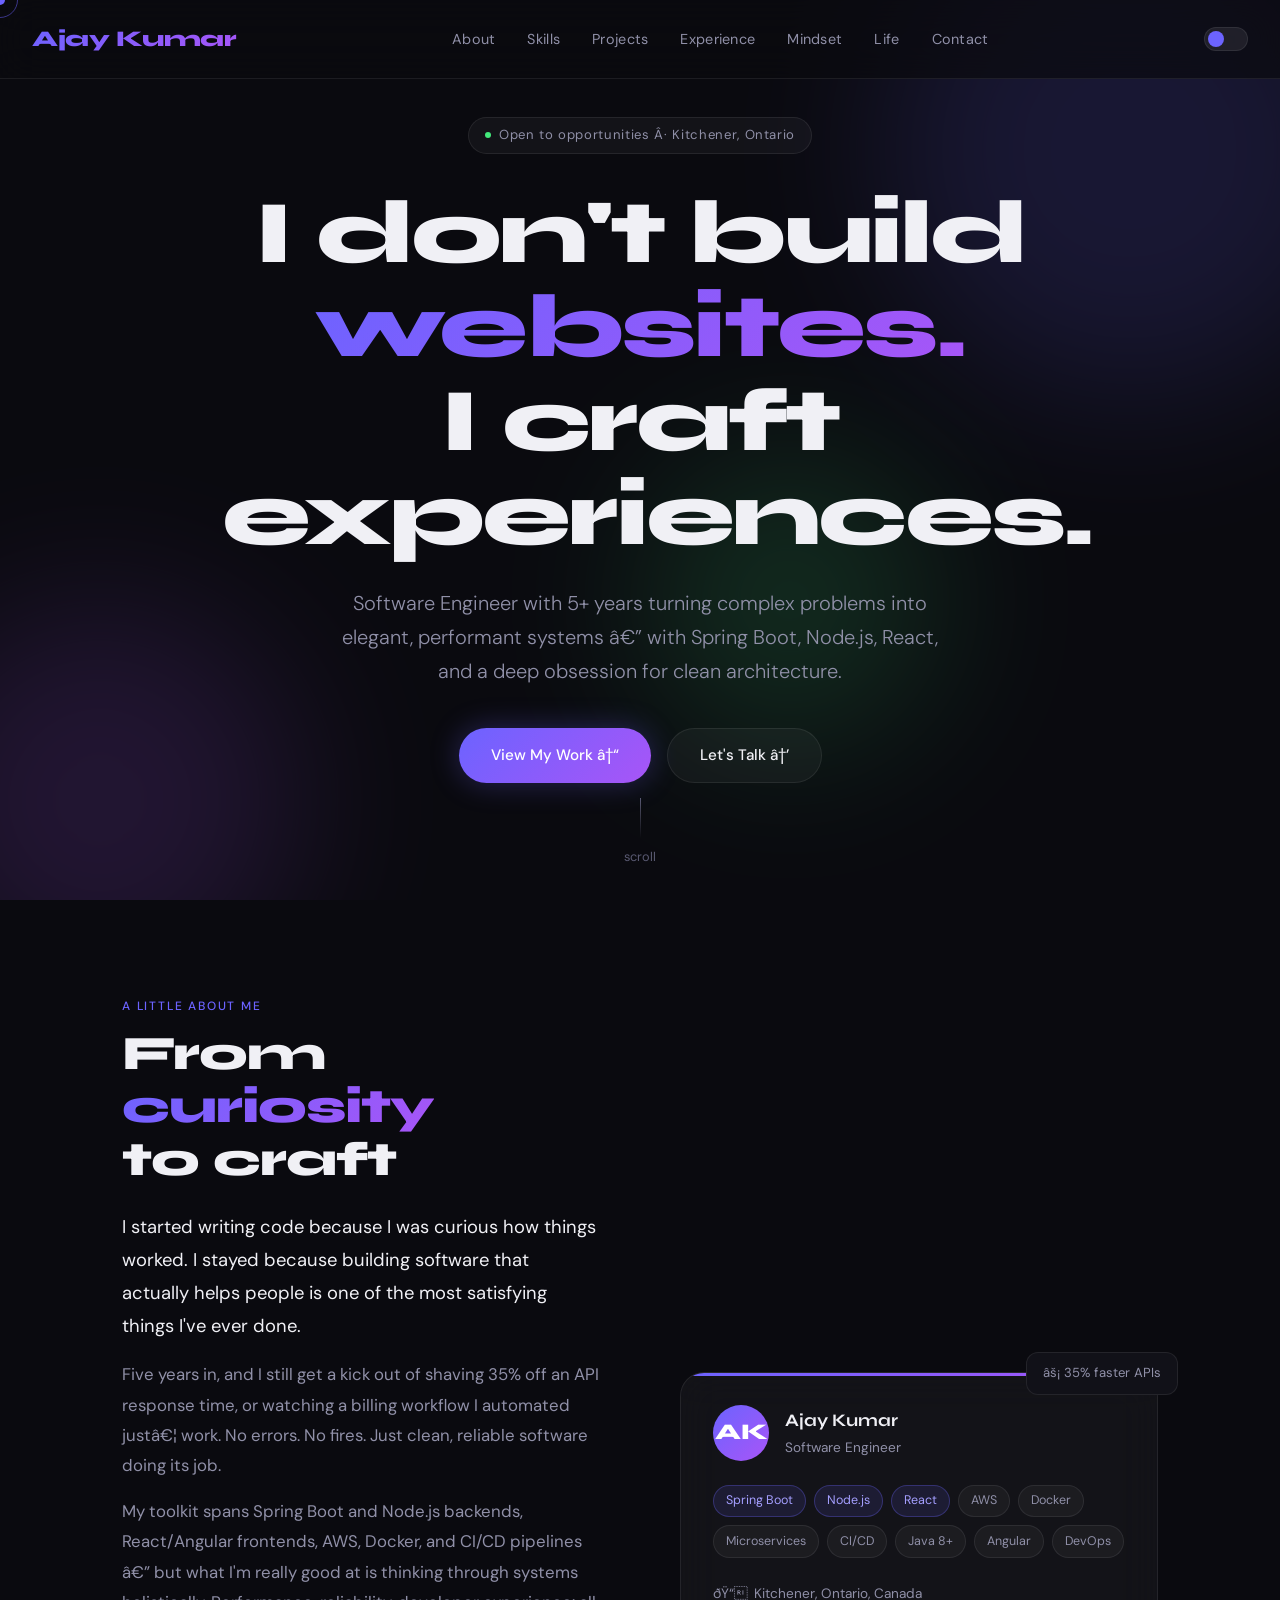
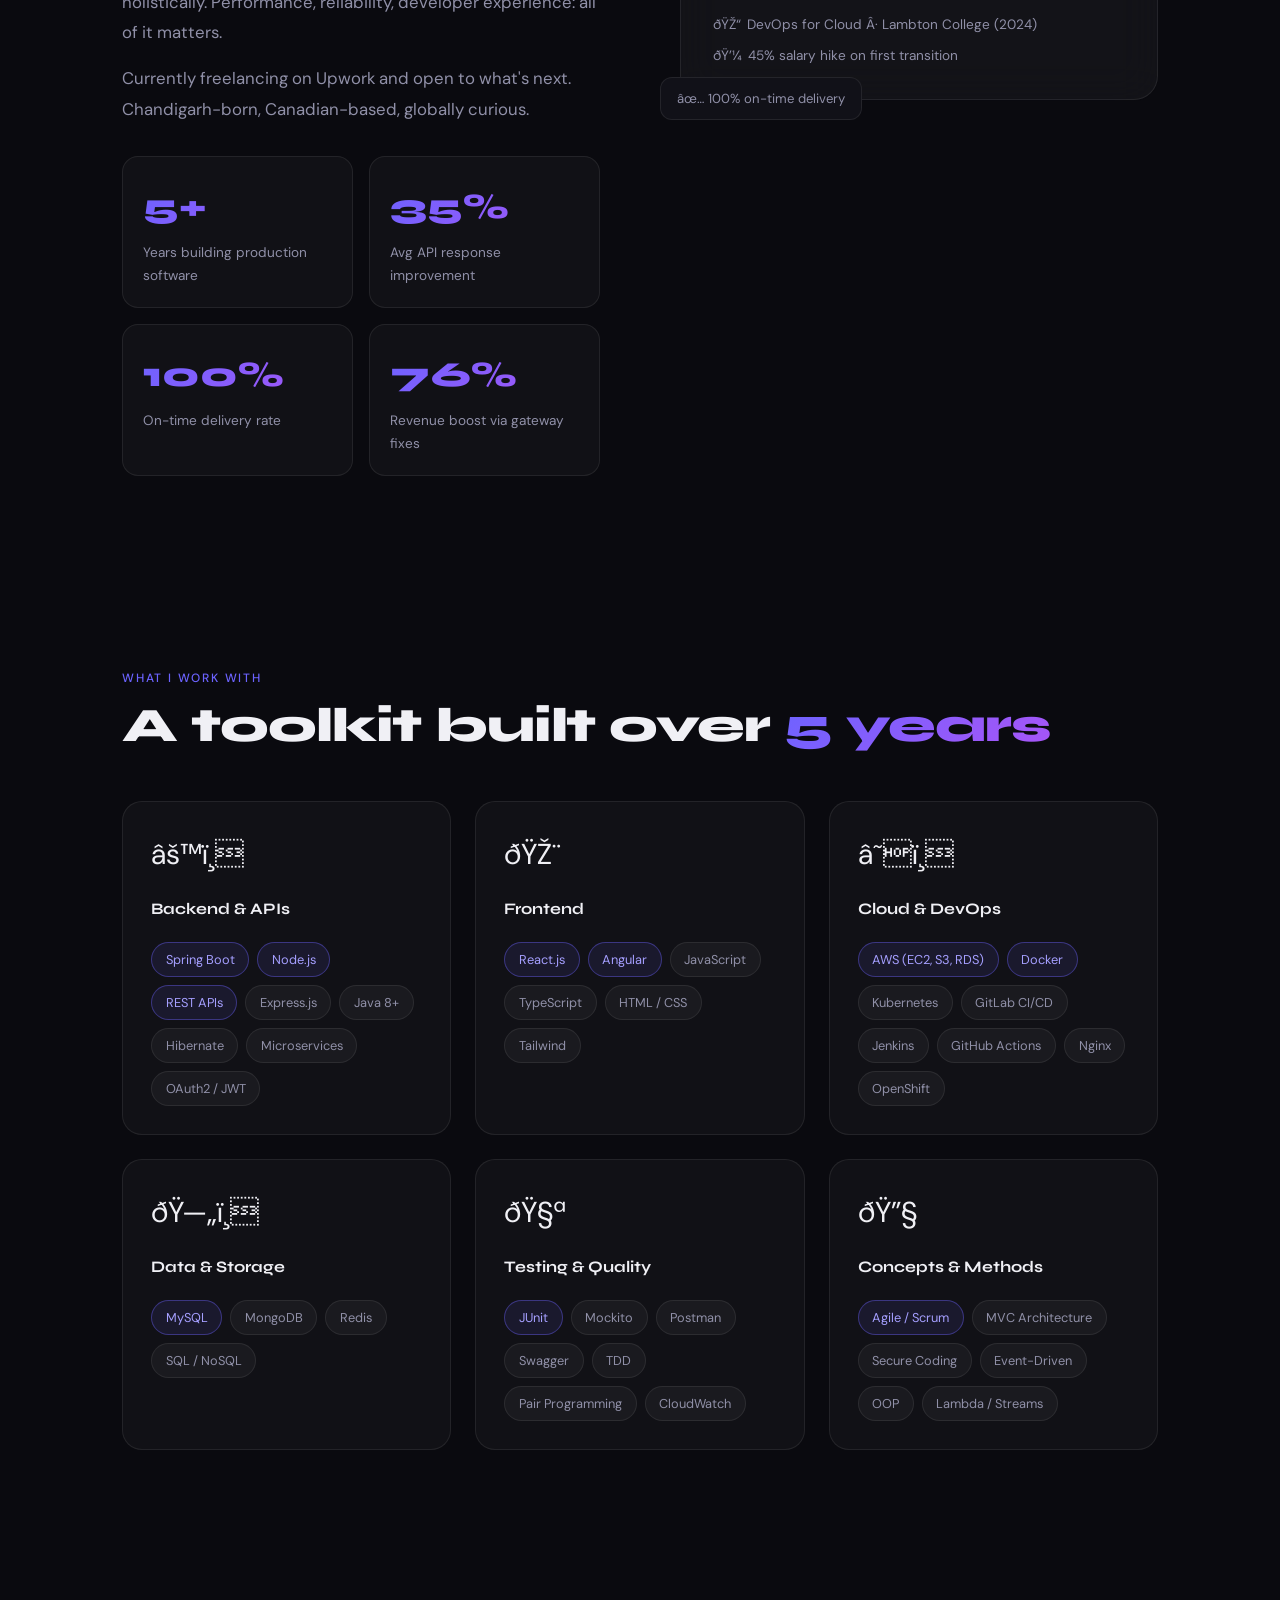
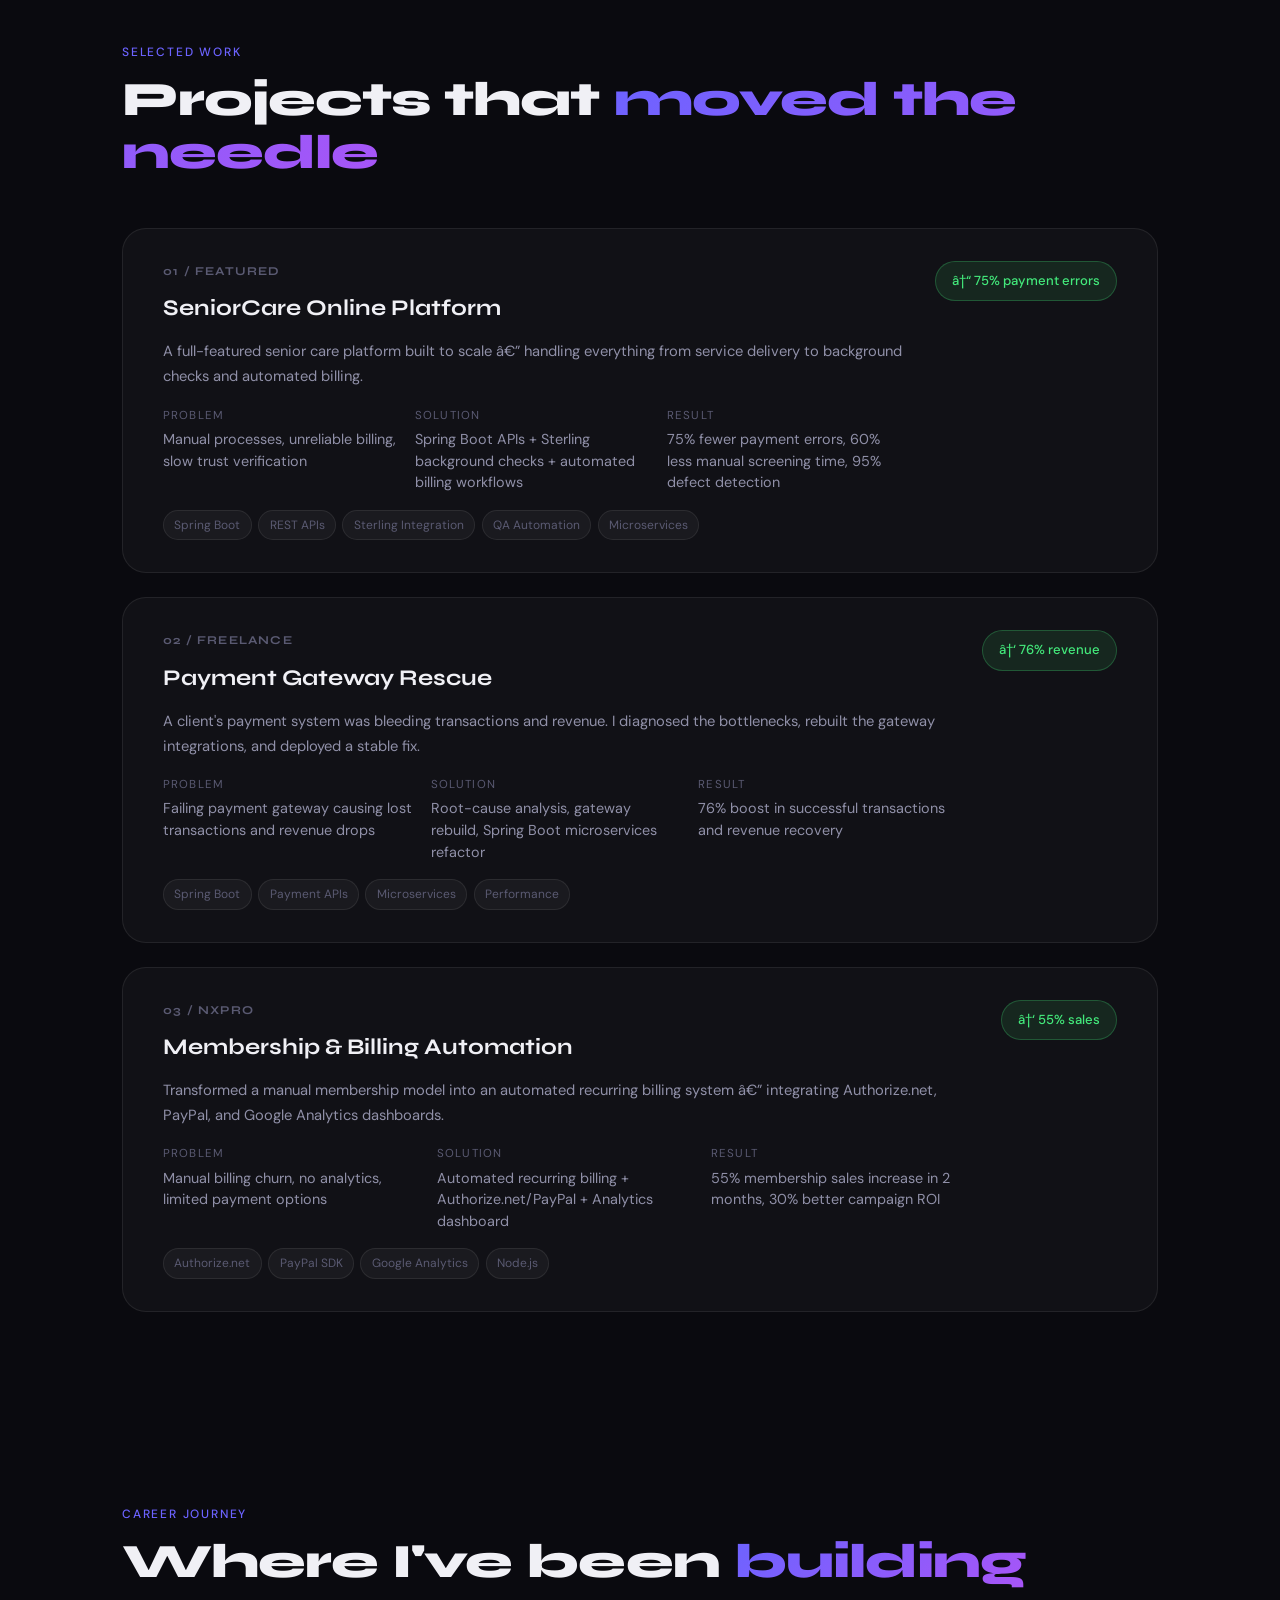
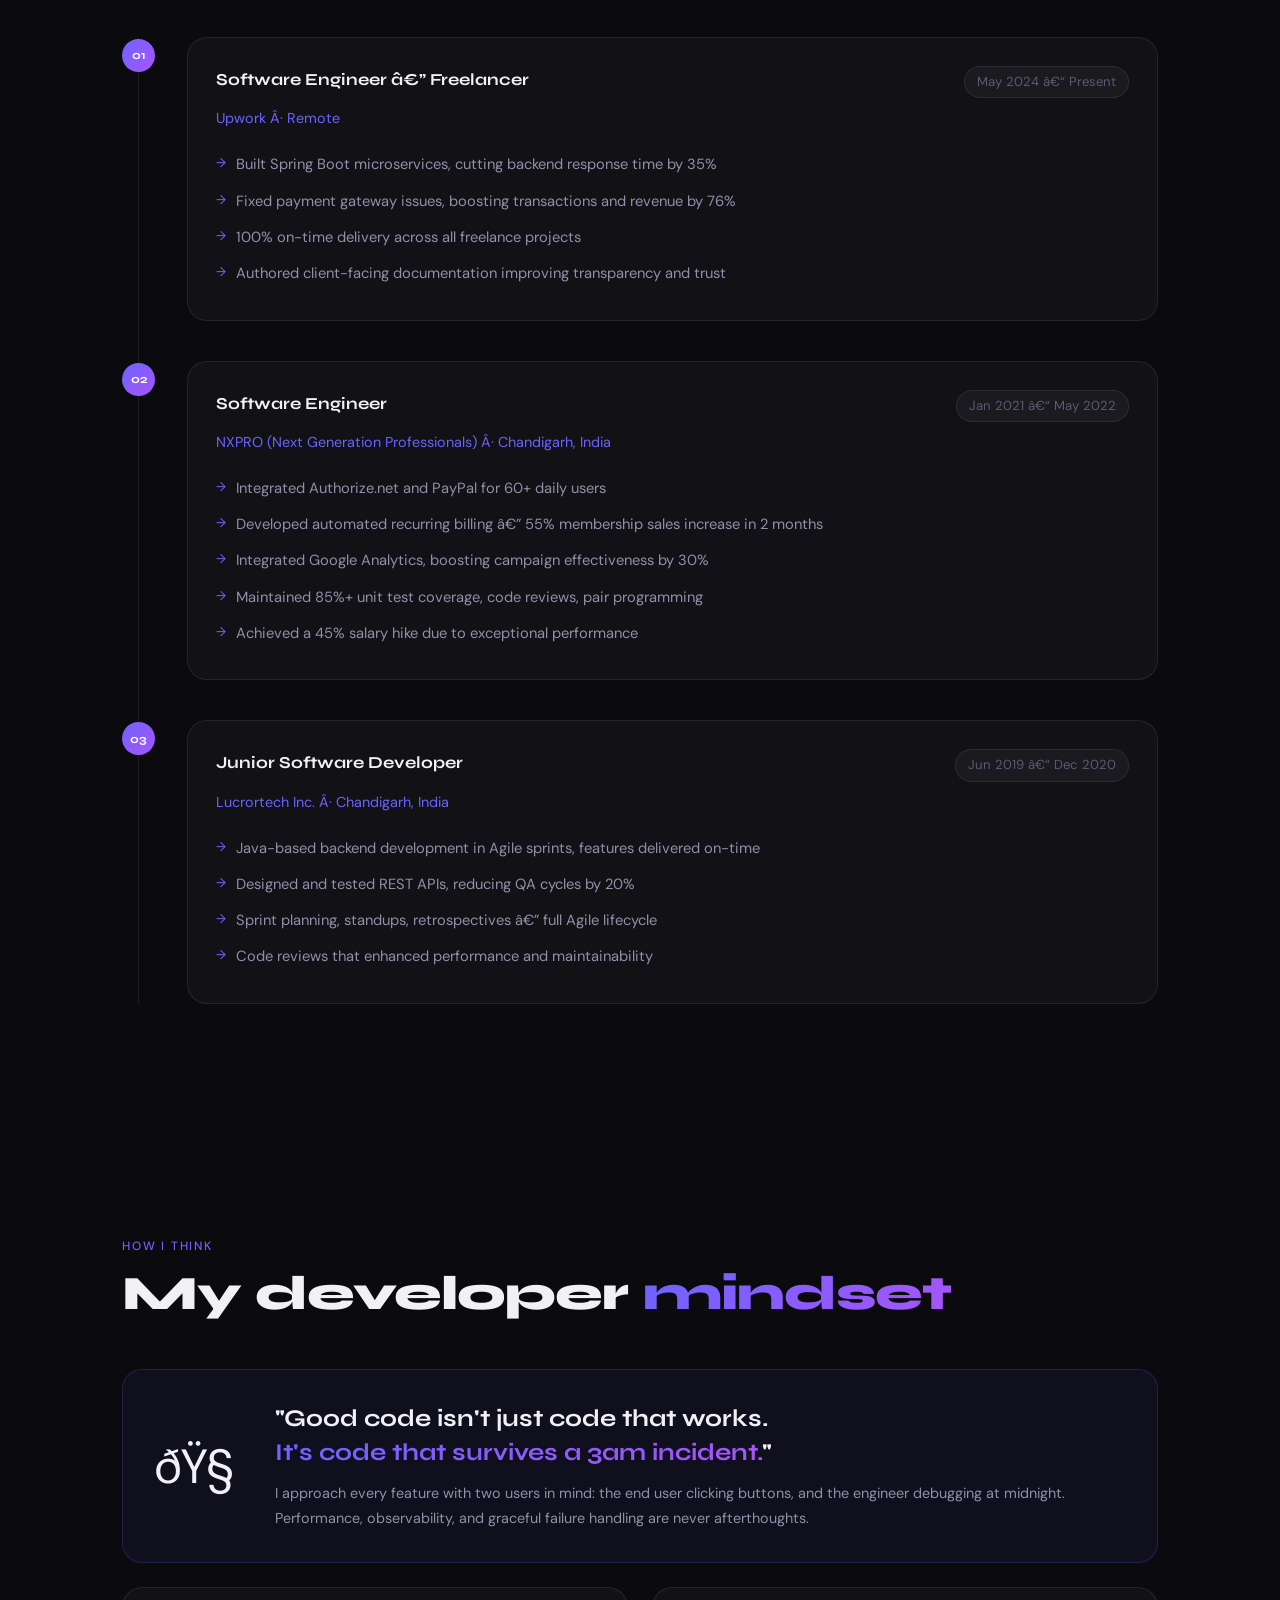
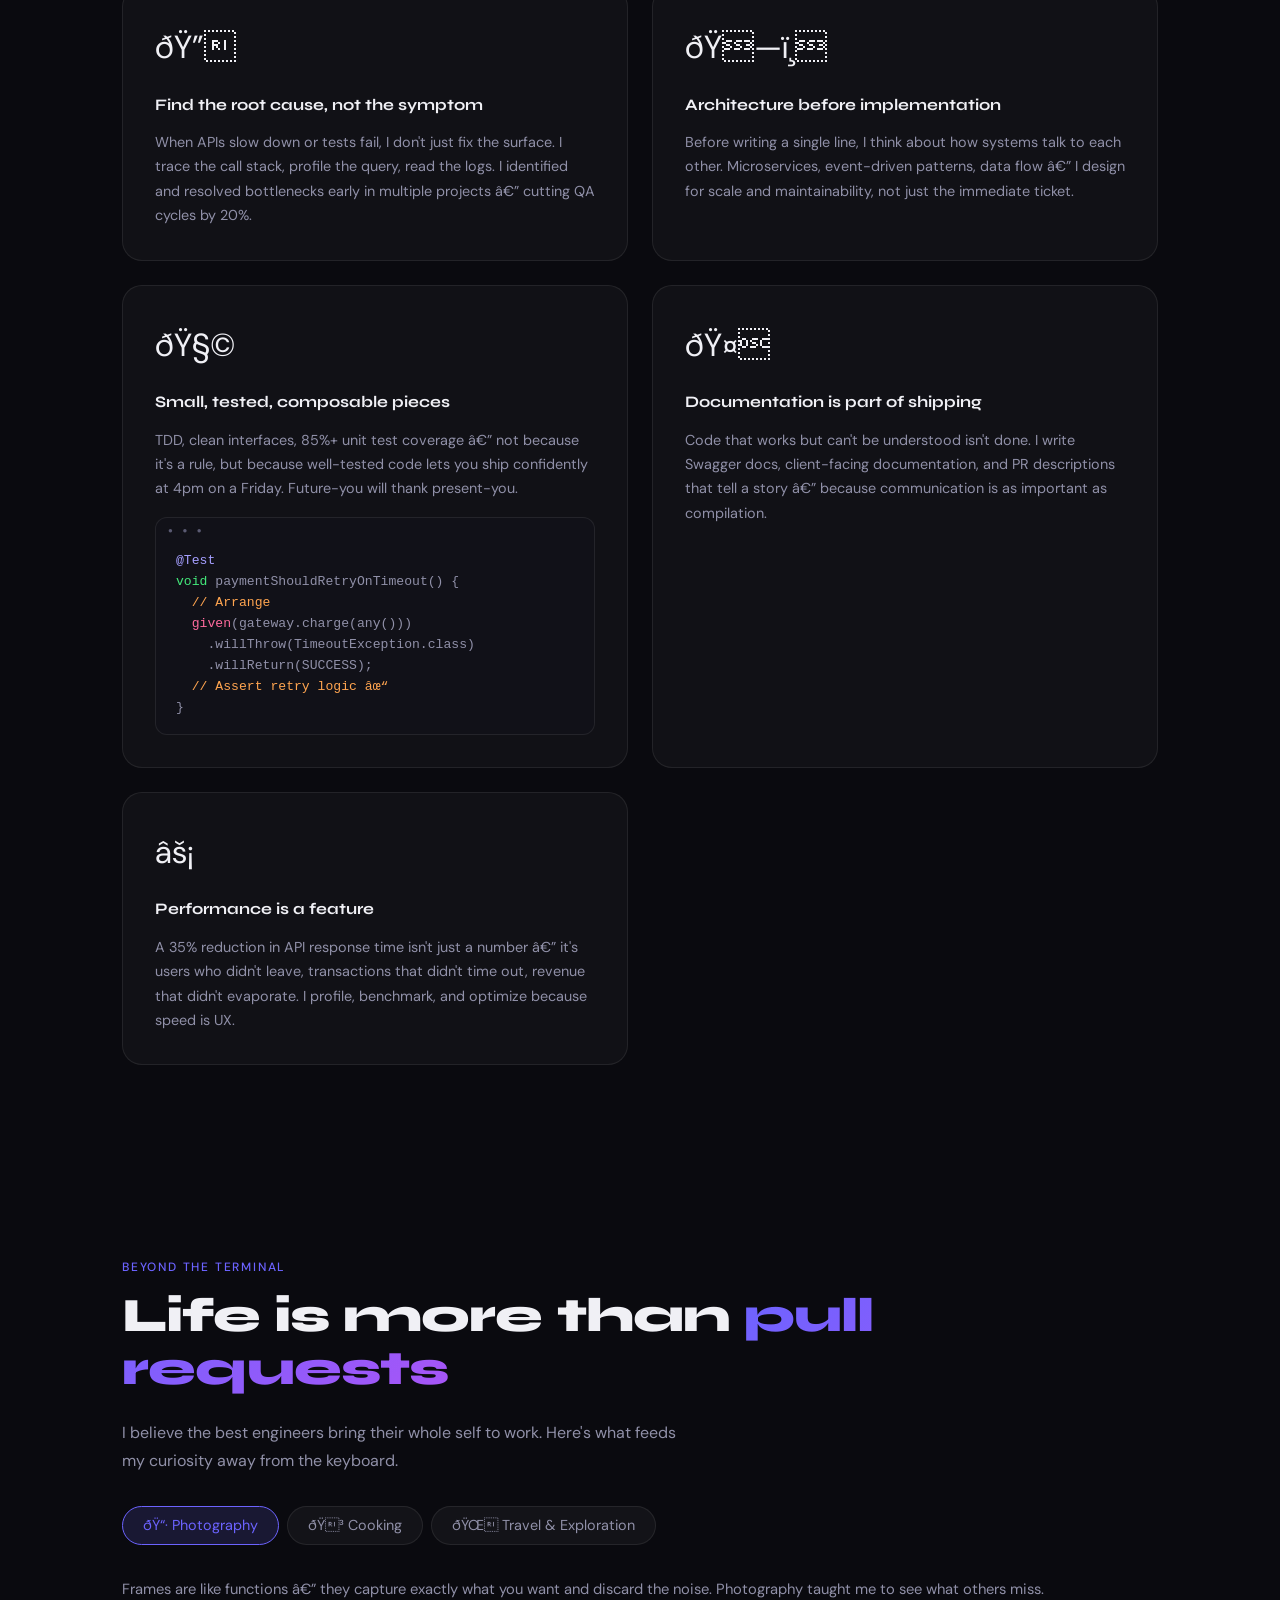
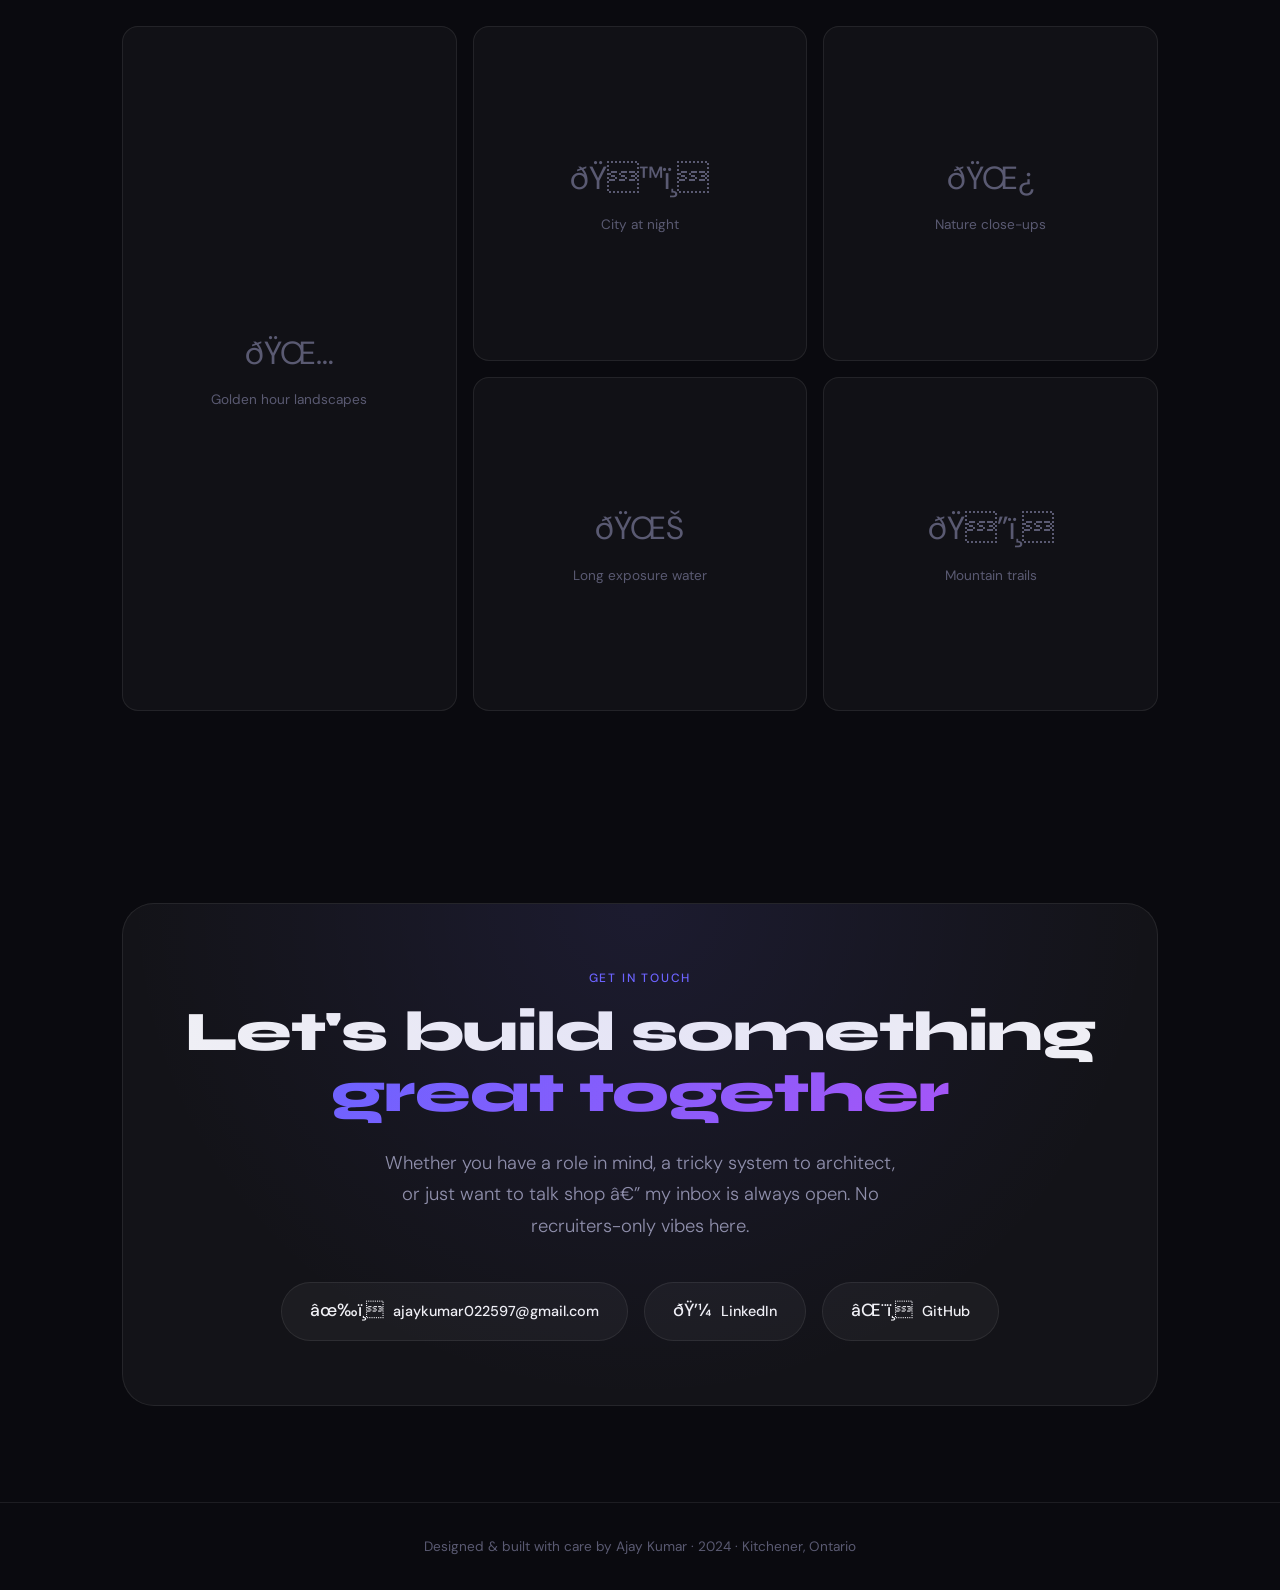
<file: index.html>
﻿<!DOCTYPE html>
<html lang="en">

<head>
    <meta charset="UTF-8">
    <meta name="viewport" content="width=device-width, initial-scale=1.0">
    <title>Ajay Kumar — Software Engineer</title>
    <link rel="preconnect" href="https://fonts.googleapis.com">
    <link rel="preconnect" href="https://fonts.gstatic.com" crossorigin>
    <link
        href="https://fonts.googleapis.com/css2?family=Syne:wght@400;500;600;700;800&family=DM+Sans:ital,opsz,wght@0,9..40,300;0,9..40,400;0,9..40,500;1,9..40,300&display=swap"
        rel="stylesheet">
    <link rel="stylesheet" href="style.css">
</head>

<body>


    <div id="loader">
        <div class="loader-text">AK</div>
        <div class="loader-bar">
            <div class="loader-fill"></div>
        </div>
    </div>

    <div class="cursor" id="cursor"></div>
    <div class="cursor-ring" id="cursorRing"></div>

    <nav>
        <a href="#hero" class="nav-logo">Ajay Kumar</a>
        <ul class="nav-links">
            <li><a href="#about">About</a></li>
            <li><a href="#skills">Skills</a></li>
            <li><a href="#projects">Projects</a></li>
            <li><a href="#experience">Experience</a></li>
            <li><a href="#mindset">Mindset</a></li>
            <li><a href="#hobbies">Life</a></li>
            <li><a href="#contact">Contact</a></li>
        </ul>
        <button class="theme-toggle" id="themeToggle" aria-label="Toggle theme"></button>
    </nav>

    <!-- Hero -->
    <section id="hero">
        <div class="hero-bg">
            <div class="orb orb1"></div>
            <div class="orb orb2"></div>
            <div class="orb orb3"></div>
        </div>
        <div class="hero-inner">
            <div class="hero-badge">
                <span class="badge-dot"></span>
                Open to opportunities Â· Kitchener, Ontario
            </div>
            <h1 class="hero-title">
                I don't build<br><span class="accent">websites.</span><br>I craft experiences.
            </h1>
            <p class="hero-sub">
                Software Engineer with 5+ years turning complex problems into elegant, performant systems â€” with
                Spring Boot,
                Node.js, React, and a deep obsession for clean architecture.
            </p>
            <div class="hero-btns">
                <a href="#projects" class="btn-primary">View My Work â†“</a>
                <a href="#contact" class="btn-secondary">Let's Talk â†’</a>
            </div>
        </div>
        <div class="hero-scroll">
            <div class="hero-scroll-line"></div>
            scroll
        </div>
    </section>

    <!-- About -->
    <section id="about">
        <div class="about-story">
            <div class="section-label fade-up">A little about me</div>
            <h2 class="section-title fade-up">From <span>curiosity</span><br>to craft</h2>
            <p class="fade-up">I started writing code because I was curious how things worked. I stayed because building
                software that actually helps people is one of the most satisfying things I've ever done.</p>
            <p class="fade-up">Five years in, and I still get a kick out of shaving 35% off an API response time, or
                watching
                a billing workflow I automated justâ€¦ work. No errors. No fires. Just clean, reliable software doing
                its job.
            </p>
            <p class="fade-up">My toolkit spans Spring Boot and Node.js backends, React/Angular frontends, AWS, Docker,
                and
                CI/CD pipelines â€” but what I'm really good at is thinking through systems holistically. Performance,
                reliability, developer experience: all of it matters.</p>
            <p class="fade-up">Currently freelancing on Upwork and open to what's next. Chandigarh-born, Canadian-based,
                globally curious.</p>
            <div class="about-stats fade-up">
                <div class="stat-card">
                    <div class="stat-num">5+</div>
                    <div class="stat-label">Years building production software</div>
                </div>
                <div class="stat-card">
                    <div class="stat-num">35%</div>
                    <div class="stat-label">Avg API response improvement</div>
                </div>
                <div class="stat-card">
                    <div class="stat-num">100%</div>
                    <div class="stat-label">On-time delivery rate</div>
                </div>
                <div class="stat-card">
                    <div class="stat-num">76%</div>
                    <div class="stat-label">Revenue boost via gateway fixes</div>
                </div>
            </div>
        </div>
        <div class="about-visual fade-up">
            <div class="about-card-main">
                <div class="av-header">
                    <div class="av-avatar">AK</div>
                    <div>
                        <div class="av-name">Ajay Kumar</div>
                        <div class="av-role">Software Engineer</div>
                    </div>
                </div>
                <div class="av-tags">
                    <span class="av-tag hot">Spring Boot</span>
                    <span class="av-tag hot">Node.js</span>
                    <span class="av-tag hot">React</span>
                    <span class="av-tag">AWS</span>
                    <span class="av-tag">Docker</span>
                    <span class="av-tag">Microservices</span>
                    <span class="av-tag">CI/CD</span>
                    <span class="av-tag">Java 8+</span>
                    <span class="av-tag">Angular</span>
                    <span class="av-tag">DevOps</span>
                </div>
                <div class="av-location">
                    <span>ðŸ“</span> Kitchener, Ontario, Canada
                </div>
                <div class="av-location" style="margin-top:0.5rem">
                    <span>ðŸŽ“</span> DevOps for Cloud Â· Lambton College (2024)
                </div>
                <div class="av-location" style="margin-top:0.5rem">
                    <span>ðŸ’¼</span> 45% salary hike on first transition
                </div>
            </div>
            <div class="floating-chip chip1">âš¡ 35% faster APIs</div>
            <div class="floating-chip chip2">âœ… 100% on-time delivery</div>
        </div>
    </section>

    <!-- Skills -->
    <section id="skills">
        <div class="section-label fade-up">What I work with</div>
        <h2 class="section-title fade-up">A toolkit built over <span>5 years</span></h2>
        <div class="skills-grid">
            <div class="skill-group fade-up">
                <div class="skill-group-icon">âš™ï¸</div>
                <div class="skill-group-title">Backend & APIs</div>
                <div class="skill-items">
                    <span class="skill-pill strong">Spring Boot</span>
                    <span class="skill-pill strong">Node.js</span>
                    <span class="skill-pill strong">REST APIs</span>
                    <span class="skill-pill">Express.js</span>
                    <span class="skill-pill">Java 8+</span>
                    <span class="skill-pill">Hibernate</span>
                    <span class="skill-pill">Microservices</span>
                    <span class="skill-pill">OAuth2 / JWT</span>
                </div>
                <div class="skill-group-accent"></div>
            </div>
            <div class="skill-group fade-up">
                <div class="skill-group-icon">ðŸŽ¨</div>
                <div class="skill-group-title">Frontend</div>
                <div class="skill-items">
                    <span class="skill-pill strong">React.js</span>
                    <span class="skill-pill strong">Angular</span>
                    <span class="skill-pill">JavaScript</span>
                    <span class="skill-pill">TypeScript</span>
                    <span class="skill-pill">HTML / CSS</span>
                    <span class="skill-pill">Tailwind</span>
                </div>
                <div class="skill-group-accent"></div>
            </div>
            <div class="skill-group fade-up">
                <div class="skill-group-icon">â˜ï¸</div>
                <div class="skill-group-title">Cloud & DevOps</div>
                <div class="skill-items">
                    <span class="skill-pill strong">AWS (EC2, S3, RDS)</span>
                    <span class="skill-pill strong">Docker</span>
                    <span class="skill-pill">Kubernetes</span>
                    <span class="skill-pill">GitLab CI/CD</span>
                    <span class="skill-pill">Jenkins</span>
                    <span class="skill-pill">GitHub Actions</span>
                    <span class="skill-pill">Nginx</span>
                    <span class="skill-pill">OpenShift</span>
                </div>
                <div class="skill-group-accent"></div>
            </div>
            <div class="skill-group fade-up">
                <div class="skill-group-icon">ðŸ—„ï¸</div>
                <div class="skill-group-title">Data & Storage</div>
                <div class="skill-items">
                    <span class="skill-pill strong">MySQL</span>
                    <span class="skill-pill">MongoDB</span>
                    <span class="skill-pill">Redis</span>
                    <span class="skill-pill">SQL / NoSQL</span>
                </div>
                <div class="skill-group-accent"></div>
            </div>
            <div class="skill-group fade-up">
                <div class="skill-group-icon">ðŸ§ª</div>
                <div class="skill-group-title">Testing & Quality</div>
                <div class="skill-items">
                    <span class="skill-pill strong">JUnit</span>
                    <span class="skill-pill">Mockito</span>
                    <span class="skill-pill">Postman</span>
                    <span class="skill-pill">Swagger</span>
                    <span class="skill-pill">TDD</span>
                    <span class="skill-pill">Pair Programming</span>
                    <span class="skill-pill">CloudWatch</span>
                </div>
                <div class="skill-group-accent"></div>
            </div>
            <div class="skill-group fade-up">
                <div class="skill-group-icon">ðŸ”§</div>
                <div class="skill-group-title">Concepts & Methods</div>
                <div class="skill-items">
                    <span class="skill-pill strong">Agile / Scrum</span>
                    <span class="skill-pill">MVC Architecture</span>
                    <span class="skill-pill">Secure Coding</span>
                    <span class="skill-pill">Event-Driven</span>
                    <span class="skill-pill">OOP</span>
                    <span class="skill-pill">Lambda / Streams</span>
                </div>
                <div class="skill-group-accent"></div>
            </div>
        </div>
    </section>

    <!-- Projects -->
    <section id="projects">
        <div class="section-label fade-up">Selected work</div>
        <h2 class="section-title fade-up">Projects that <span>moved the needle</span></h2>
        <div class="projects-grid">
            <div class="project-card fade-up">
                <div>
                    <div class="project-number">01 / FEATURED</div>
                    <div class="project-name">SeniorCare Online Platform</div>
                    <p style="color:var(--text2);font-size:0.92rem;margin-bottom:1rem;">A full-featured senior care
                        platform built
                        to scale â€” handling everything from service delivery to background checks and automated
                        billing.</p>
                    <div class="project-psrm">
                        <div class="psrm-item">
                            <div class="psrm-label">Problem</div>
                            <div class="psrm-text">Manual processes, unreliable billing, slow trust verification</div>
                        </div>
                        <div class="psrm-item">
                            <div class="psrm-label">Solution</div>
                            <div class="psrm-text">Spring Boot APIs + Sterling background checks + automated billing
                                workflows</div>
                        </div>
                        <div class="psrm-item">
                            <div class="psrm-label">Result</div>
                            <div class="psrm-text">75% fewer payment errors, 60% less manual screening time, 95% defect
                                detection
                            </div>
                        </div>
                    </div>
                    <div class="project-tags">
                        <span class="project-tag">Spring Boot</span>
                        <span class="project-tag">REST APIs</span>
                        <span class="project-tag">Sterling Integration</span>
                        <span class="project-tag">QA Automation</span>
                        <span class="project-tag">Microservices</span>
                    </div>
                </div>
                <div class="project-result-badge">â†“ 75% payment errors</div>
            </div>

            <div class="project-card fade-up">
                <div>
                    <div class="project-number">02 / FREELANCE</div>
                    <div class="project-name">Payment Gateway Rescue</div>
                    <p style="color:var(--text2);font-size:0.92rem;margin-bottom:1rem;">A client's payment system was
                        bleeding
                        transactions and revenue. I diagnosed the bottlenecks, rebuilt the gateway integrations, and
                        deployed a
                        stable fix.</p>
                    <div class="project-psrm">
                        <div class="psrm-item">
                            <div class="psrm-label">Problem</div>
                            <div class="psrm-text">Failing payment gateway causing lost transactions and revenue drops
                            </div>
                        </div>
                        <div class="psrm-item">
                            <div class="psrm-label">Solution</div>
                            <div class="psrm-text">Root-cause analysis, gateway rebuild, Spring Boot microservices
                                refactor</div>
                        </div>
                        <div class="psrm-item">
                            <div class="psrm-label">Result</div>
                            <div class="psrm-text">76% boost in successful transactions and revenue recovery</div>
                        </div>
                    </div>
                    <div class="project-tags">
                        <span class="project-tag">Spring Boot</span>
                        <span class="project-tag">Payment APIs</span>
                        <span class="project-tag">Microservices</span>
                        <span class="project-tag">Performance</span>
                    </div>
                </div>
                <div class="project-result-badge">â†‘ 76% revenue</div>
            </div>

            <div class="project-card fade-up">
                <div>
                    <div class="project-number">03 / NXPRO</div>
                    <div class="project-name">Membership & Billing Automation</div>
                    <p style="color:var(--text2);font-size:0.92rem;margin-bottom:1rem;">Transformed a manual membership
                        model into
                        an automated recurring billing system â€” integrating Authorize.net, PayPal, and Google
                        Analytics
                        dashboards.
                    </p>
                    <div class="project-psrm">
                        <div class="psrm-item">
                            <div class="psrm-label">Problem</div>
                            <div class="psrm-text">Manual billing churn, no analytics, limited payment options</div>
                        </div>
                        <div class="psrm-item">
                            <div class="psrm-label">Solution</div>
                            <div class="psrm-text">Automated recurring billing + Authorize.net/PayPal + Analytics
                                dashboard</div>
                        </div>
                        <div class="psrm-item">
                            <div class="psrm-label">Result</div>
                            <div class="psrm-text">55% membership sales increase in 2 months, 30% better campaign ROI
                            </div>
                        </div>
                    </div>
                    <div class="project-tags">
                        <span class="project-tag">Authorize.net</span>
                        <span class="project-tag">PayPal SDK</span>
                        <span class="project-tag">Google Analytics</span>
                        <span class="project-tag">Node.js</span>
                    </div>
                </div>
                <div class="project-result-badge">â†‘ 55% sales</div>
            </div>
        </div>
    </section>

    <!-- Experience -->
    <section id="experience">
        <div class="section-label fade-up">Career journey</div>
        <h2 class="section-title fade-up">Where I've been <span>building</span></h2>
        <div class="timeline">
            <div class="timeline-item fade-up">
                <div class="timeline-dot">01</div>
                <div class="timeline-content">
                    <div class="tl-header">
                        <div class="tl-role">Software Engineer â€” Freelancer</div>
                        <div class="tl-date">May 2024 â€“ Present</div>
                    </div>
                    <div class="tl-company">Upwork Â· Remote</div>
                    <ul class="tl-bullets">
                        <li>Built Spring Boot microservices, cutting backend response time by 35%</li>
                        <li>Fixed payment gateway issues, boosting transactions and revenue by 76%</li>
                        <li>100% on-time delivery across all freelance projects</li>
                        <li>Authored client-facing documentation improving transparency and trust</li>
                    </ul>
                </div>
            </div>
            <div class="timeline-item fade-up">
                <div class="timeline-dot">02</div>
                <div class="timeline-content">
                    <div class="tl-header">
                        <div class="tl-role">Software Engineer</div>
                        <div class="tl-date">Jan 2021 â€“ May 2022</div>
                    </div>
                    <div class="tl-company">NXPRO (Next Generation Professionals) Â· Chandigarh, India</div>
                    <ul class="tl-bullets">
                        <li>Integrated Authorize.net and PayPal for 60+ daily users</li>
                        <li>Developed automated recurring billing â€” 55% membership sales increase in 2 months</li>
                        <li>Integrated Google Analytics, boosting campaign effectiveness by 30%</li>
                        <li>Maintained 85%+ unit test coverage, code reviews, pair programming</li>
                        <li>Achieved a 45% salary hike due to exceptional performance</li>
                    </ul>
                </div>
            </div>
            <div class="timeline-item fade-up">
                <div class="timeline-dot">03</div>
                <div class="timeline-content">
                    <div class="tl-header">
                        <div class="tl-role">Junior Software Developer</div>
                        <div class="tl-date">Jun 2019 â€“ Dec 2020</div>
                    </div>
                    <div class="tl-company">Lucrortech Inc. Â· Chandigarh, India</div>
                    <ul class="tl-bullets">
                        <li>Java-based backend development in Agile sprints, features delivered on-time</li>
                        <li>Designed and tested REST APIs, reducing QA cycles by 20%</li>
                        <li>Sprint planning, standups, retrospectives â€” full Agile lifecycle</li>
                        <li>Code reviews that enhanced performance and maintainability</li>
                    </ul>
                </div>
            </div>
        </div>
    </section>

    <!-- Mindset -->
    <section id="mindset">
        <div class="section-label fade-up">How I think</div>
        <h2 class="section-title fade-up">My developer <span>mindset</span></h2>
        <div class="mindset-grid">
            <div class="mindset-card featured fade-up">
                <div style="font-size:3rem;">ðŸ§ </div>
                <div>
                    <div class="mindset-quote">
                        "Good code isn't just code that works.<br><span>It's code that survives a 3am incident.</span>"
                    </div>
                    <p style="color:var(--text2);font-size:0.9rem;margin-top:0.75rem;">I approach every feature with two
                        users in
                        mind: the end user clicking buttons, and the engineer debugging at midnight. Performance,
                        observability, and
                        graceful failure handling are never afterthoughts.</p>
                </div>
            </div>
            <div class="mindset-card fade-up">
                <div class="mindset-icon">ðŸ”</div>
                <div class="mindset-title">Find the root cause, not the symptom</div>
                <div class="mindset-desc">When APIs slow down or tests fail, I don't just fix the surface. I trace the
                    call
                    stack, profile the query, read the logs. I identified and resolved bottlenecks early in multiple
                    projects â€”
                    cutting QA cycles by 20%.</div>
            </div>
            <div class="mindset-card fade-up">
                <div class="mindset-icon">ðŸ—ï¸</div>
                <div class="mindset-title">Architecture before implementation</div>
                <div class="mindset-desc">Before writing a single line, I think about how systems talk to each other.
                    Microservices, event-driven patterns, data flow â€” I design for scale and maintainability, not just
                    the
                    immediate ticket.</div>
            </div>
            <div class="mindset-card fade-up">
                <div class="mindset-icon">ðŸ§©</div>
                <div class="mindset-title">Small, tested, composable pieces</div>
                <div class="mindset-desc">TDD, clean interfaces, 85%+ unit test coverage â€” not because it's a rule,
                    but
                    because
                    well-tested code lets you ship confidently at 4pm on a Friday. Future-you will thank present-you.
                </div>
                <div class="code-snippet">
                    <pre><span class="c-purple">@Test</span>
<span class="c-green-text">void</span> paymentShouldRetryOnTimeout() {
  <span class="c-orange">// Arrange</span>
  <span class="c-pink">given</span>(gateway.charge(any()))
    .willThrow(TimeoutException.class)
    .willReturn(SUCCESS);
  <span class="c-orange">// Assert retry logic âœ“</span>
}</pre>
                </div>
            </div>
            <div class="mindset-card fade-up">
                <div class="mindset-icon">ðŸ¤</div>
                <div class="mindset-title">Documentation is part of shipping</div>
                <div class="mindset-desc">Code that works but can't be understood isn't done. I write Swagger docs,
                    client-facing documentation, and PR descriptions that tell a story â€” because communication is as
                    important
                    as
                    compilation.</div>
            </div>
            <div class="mindset-card fade-up">
                <div class="mindset-icon">âš¡</div>
                <div class="mindset-title">Performance is a feature</div>
                <div class="mindset-desc">A 35% reduction in API response time isn't just a number â€” it's users who
                    didn't
                    leave, transactions that didn't time out, revenue that didn't evaporate. I profile, benchmark, and
                    optimize
                    because speed is UX.</div>
            </div>
        </div>
    </section>

    <!-- Hobbies -->
    <section id="hobbies">
        <div class="section-label fade-up">Beyond the terminal</div>
        <h2 class="section-title fade-up">Life is more than <span>pull requests</span></h2>
        <p style="color:var(--text2);max-width:560px;margin-bottom:1rem;" class="fade-up">I believe the best engineers
            bring
            their whole self to work. Here's what feeds my curiosity away from the keyboard.</p>
        <div class="hobbies-tabs fade-up">
            <button class="hobby-tab active" onclick="switchTab('photography')">ðŸ“· Photography</button>
            <button class="hobby-tab" onclick="switchTab('cooking')">ðŸ³ Cooking</button>
            <button class="hobby-tab" onclick="switchTab('travel')">ðŸŒ Travel & Exploration</button>
        </div>

        <div class="hobby-content active" id="photography">
            <p style="color:var(--text2);font-size:0.92rem;margin-bottom:1.5rem;">Frames are like functions â€” they
                capture
                exactly what you want and discard the noise. Photography taught me to see what others miss.</p>
            <div class="gallery-grid">
                <div class="gallery-item">
                    <div class="gallery-placeholder">
                        <div class="gallery-placeholder-icon">ðŸŒ…</div>
                        <div>Golden hour landscapes</div>
                    </div>
                    <div class="gallery-overlay">
                        <div class="gallery-caption">Golden Hour Â· Kitchener</div>
                    </div>
                </div>
                <div class="gallery-item">
                    <div class="gallery-placeholder">
                        <div class="gallery-placeholder-icon">ðŸ™ï¸</div>
                        <div>City at night</div>
                    </div>
                    <div class="gallery-overlay">
                        <div class="gallery-caption">Toronto After Dark</div>
                    </div>
                </div>
                <div class="gallery-item">
                    <div class="gallery-placeholder">
                        <div class="gallery-placeholder-icon">ðŸŒ¿</div>
                        <div>Nature close-ups</div>
                    </div>
                    <div class="gallery-overlay">
                        <div class="gallery-caption">Morning Dew Series</div>
                    </div>
                </div>
                <div class="gallery-item">
                    <div class="gallery-placeholder">
                        <div class="gallery-placeholder-icon">ðŸŒŠ</div>
                        <div>Long exposure water</div>
                    </div>
                    <div class="gallery-overlay">
                        <div class="gallery-caption">Long Exposure Â· Lake Ontario</div>
                    </div>
                </div>
                <div class="gallery-item">
                    <div class="gallery-placeholder">
                        <div class="gallery-placeholder-icon">ðŸ”ï¸</div>
                        <div>Mountain trails</div>
                    </div>
                    <div class="gallery-overlay">
                        <div class="gallery-caption">Rockies Road Trip</div>
                    </div>
                </div>
            </div>
        </div>

        <div class="hobby-content" id="cooking">
            <p style="color:var(--text2);font-size:0.92rem;margin-bottom:1.5rem;">Cooking is debugging in real time â€”
                you
                smell the issue, adjust the variable (spice/heat/timing), and iterate until it's perfect. No stack trace
                required.</p>
            <div class="cooking-grid">
                <div class="cooking-card">
                    <div class="cooking-img">ðŸ›</div>
                    <div class="cooking-info">
                        <div class="cooking-name">Punjabi Dal Makhani</div>
                        <div class="cooking-desc">Slow-cooked overnight, this recipe is pure patience. Like waiting for
                            a CI
                            pipeline â€” totally worth it when it passes.</div>
                    </div>
                </div>
                <div class="cooking-card">
                    <div class="cooking-img">ðŸ¥˜</div>
                    <div class="cooking-info">
                        <div class="cooking-name">Indo-Canadian Fusion</div>
                        <div class="cooking-desc">Two cultures, one pan. Living in Canada changed how I cook, just like
                            working
                            globally changed how I code.</div>
                    </div>
                </div>
                <div class="cooking-card">
                    <div class="cooking-img">ðŸ</div>
                    <div class="cooking-info">
                        <div class="cooking-name">Weekend Pasta Experiments</div>
                        <div class="cooking-desc">Every Saturday is a new branch. Some PRs get merged to dinner. Others
                            are reverted
                            and ordered in.</div>
                    </div>
                </div>
                <div class="cooking-card">
                    <div class="cooking-img">â˜•</div>
                    <div class="cooking-info">
                        <div class="cooking-name">Pour-Over Coffee Ritual</div>
                        <div class="cooking-desc">The morning ceremony before every deep work session. Precision,
                            timing, and no
                            shortcuts â€” much like good architecture.</div>
                    </div>
                </div>
            </div>
        </div>

        <div class="hobby-content" id="travel">
            <p style="color:var(--text2);font-size:0.92rem;margin-bottom:1.5rem;">Moving from Chandigarh to Canada
                didn't just
                expand my geography â€” it expanded my perspective. Every new city is a new system to explore.</p>
            <div class="gallery-grid">
                <div class="gallery-item">
                    <div class="gallery-placeholder">
                        <div class="gallery-placeholder-icon">ðŸ‡¨ðŸ‡¦</div>
                        <div>Ontario life</div>
                    </div>
                    <div class="gallery-overlay">
                        <div class="gallery-caption">Kitchener, Home Base</div>
                    </div>
                </div>
                <div class="gallery-item">
                    <div class="gallery-placeholder">
                        <div class="gallery-placeholder-icon">ðŸ”ï¸</div>
                        <div>Mountain hikes</div>
                    </div>
                    <div class="gallery-overlay">
                        <div class="gallery-caption">Banff National Park</div>
                    </div>
                </div>
                <div class="gallery-item">
                    <div class="gallery-placeholder">
                        <div class="gallery-placeholder-icon">ðŸ‡®ðŸ‡³</div>
                        <div>Roots in Haryana</div>
                    </div>
                    <div class="gallery-overlay">
                        <div class="gallery-caption">Chandigarh, Where It All Started</div>
                    </div>
                </div>
                <div class="gallery-item">
                    <div class="gallery-placeholder">
                        <div class="gallery-placeholder-icon">ðŸŒ†</div>
                        <div>Toronto skyline</div>
                    </div>
                    <div class="gallery-overlay">
                        <div class="gallery-caption">Toronto Â· CN Tower Nights</div>
                    </div>
                </div>
                <div class="gallery-item">
                    <div class="gallery-placeholder">
                        <div class="gallery-placeholder-icon">ðŸ</div>
                        <div>Fall colours</div>
                    </div>
                    <div class="gallery-overlay">
                        <div class="gallery-caption">Ontario Fall, Worth Every Winter</div>
                    </div>
                </div>
            </div>
        </div>
    </section>

    <!-- Contact -->
    <section id="contact">
        <div class="contact-inner fade-up">
            <div class="section-label" style="text-align:center">Get in touch</div>
            <h2 class="section-title" style="font-size:clamp(2rem,5vw,3.5rem)">Let's build something <span>great
                    together</span></h2>
            <p class="contact-message">Whether you have a role in mind, a tricky system to architect, or just want to
                talk
                shop â€” my inbox is always open. No recruiters-only vibes here.</p>
            <div class="contact-links">
                <a href="mailto:ajaykumar022597@gmail.com" class="contact-link">
                    <span class="contact-link-icon">âœ‰ï¸</span> ajaykumar022597@gmail.com
                </a>
                <a href="https://linkedin.com" class="contact-link" target="_blank">
                    <span class="contact-link-icon">ðŸ’¼</span> LinkedIn
                </a>
                <a href="https://github.com" class="contact-link" target="_blank">
                    <span class="contact-link-icon">âŒ¨ï¸</span> GitHub
                </a>
            </div>
        </div>
    </section>

    <footer>
        <p>Designed &amp; built with care by Ajay Kumar &middot; 2024 &middot; Kitchener, Ontario</p>
    </footer>

    <script src="script.js"></script>
</body>

</html>
</file>
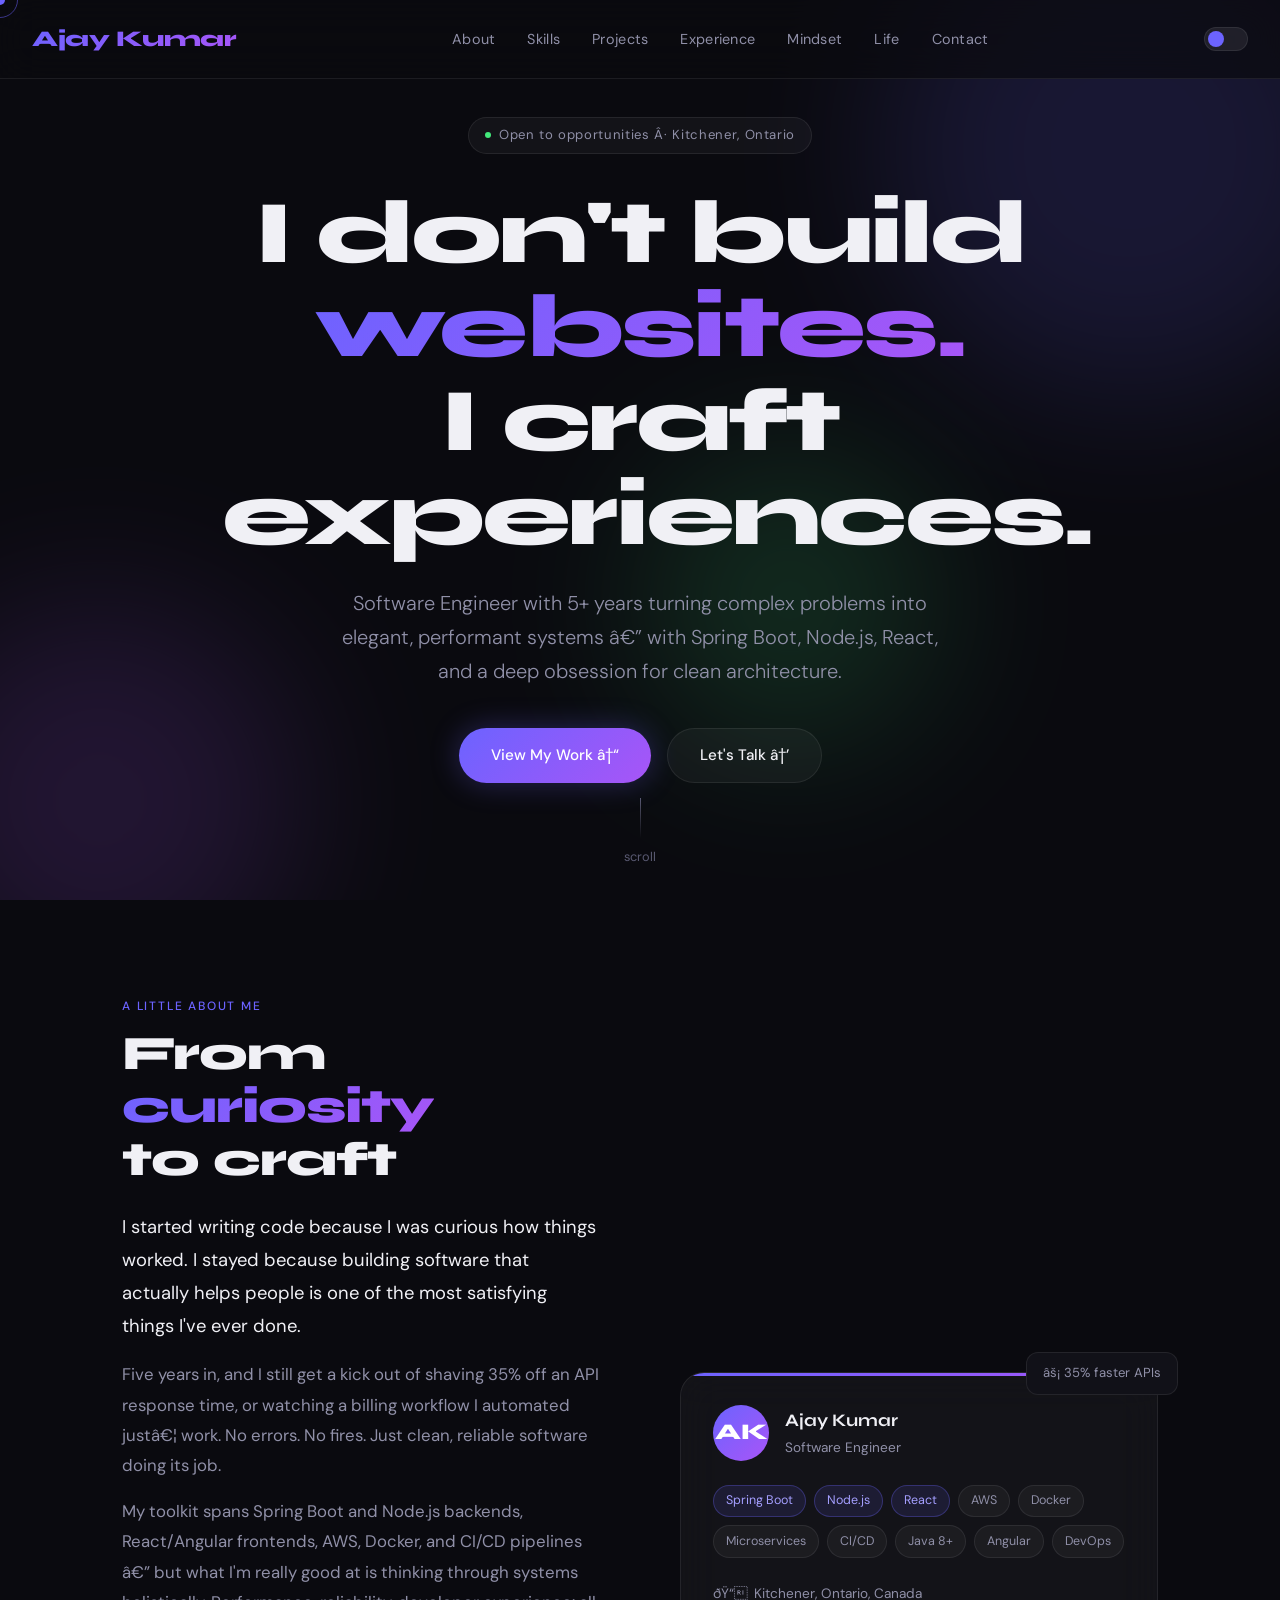
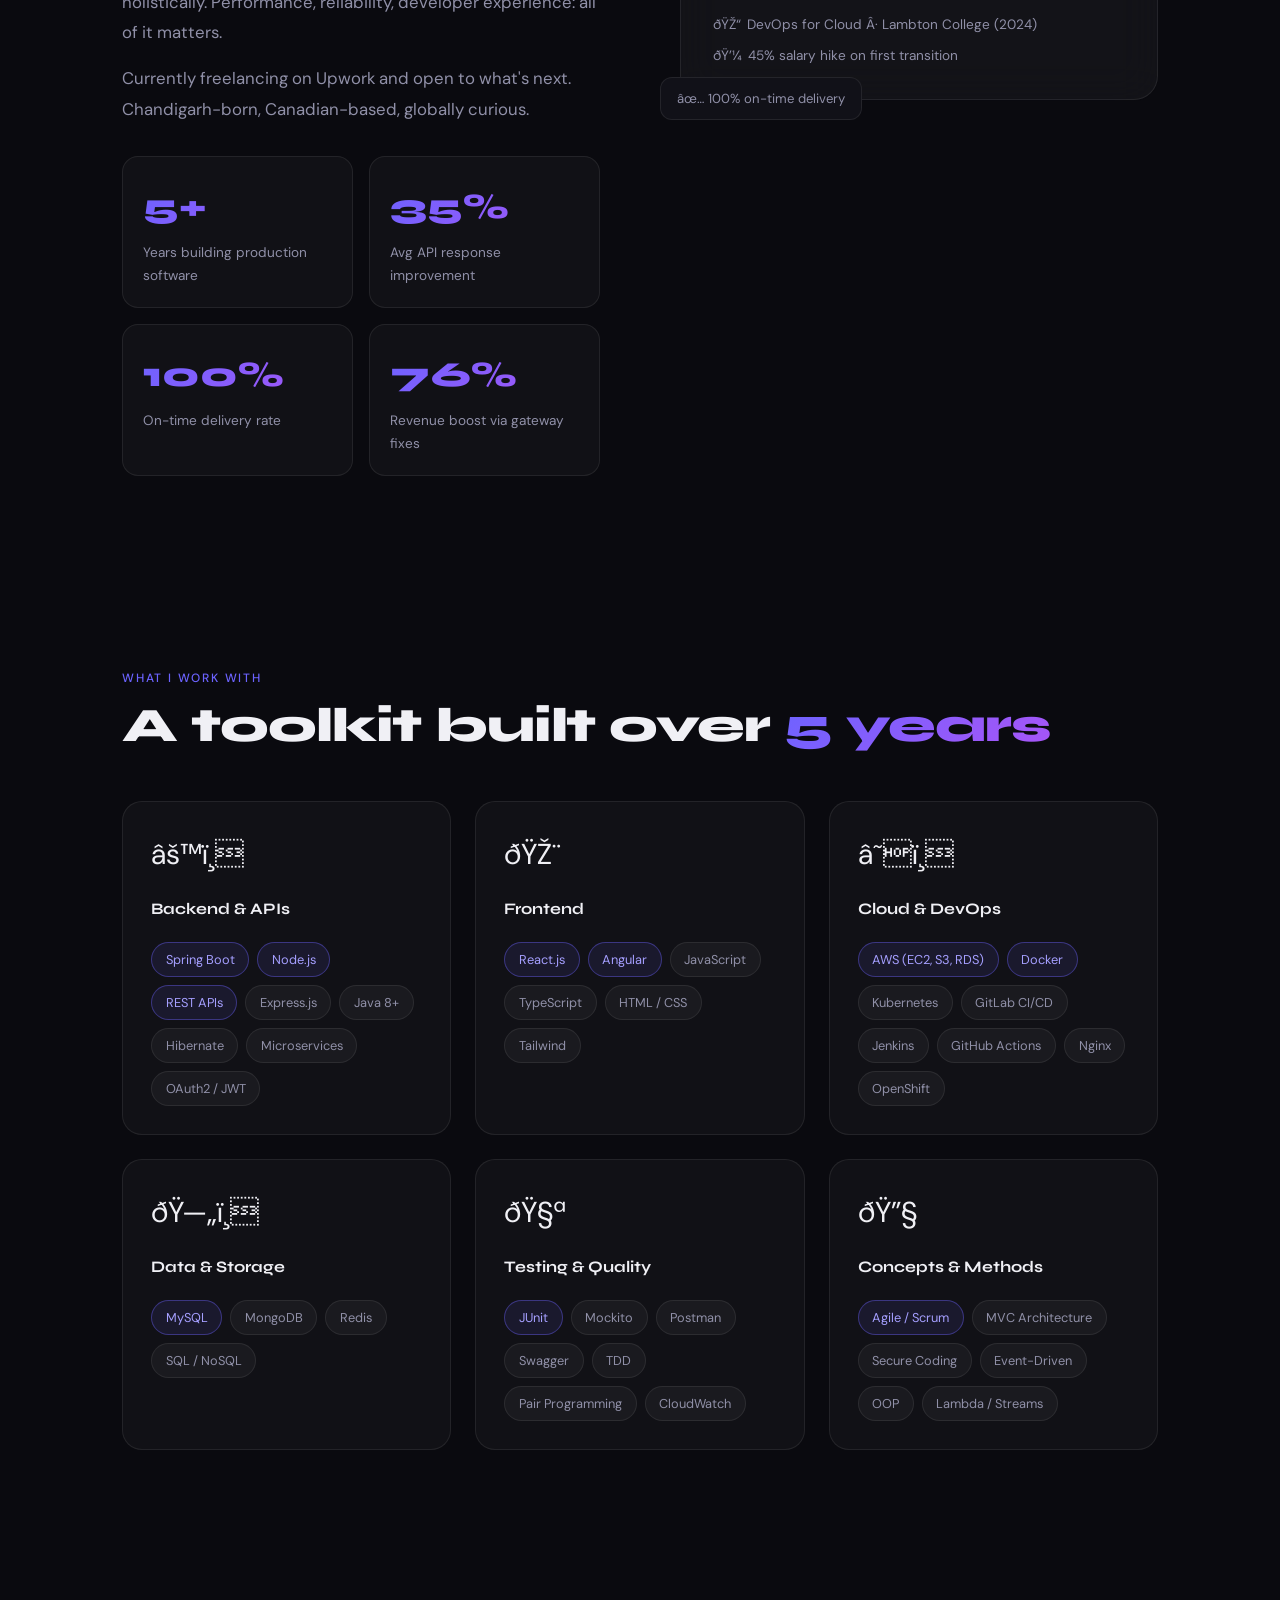
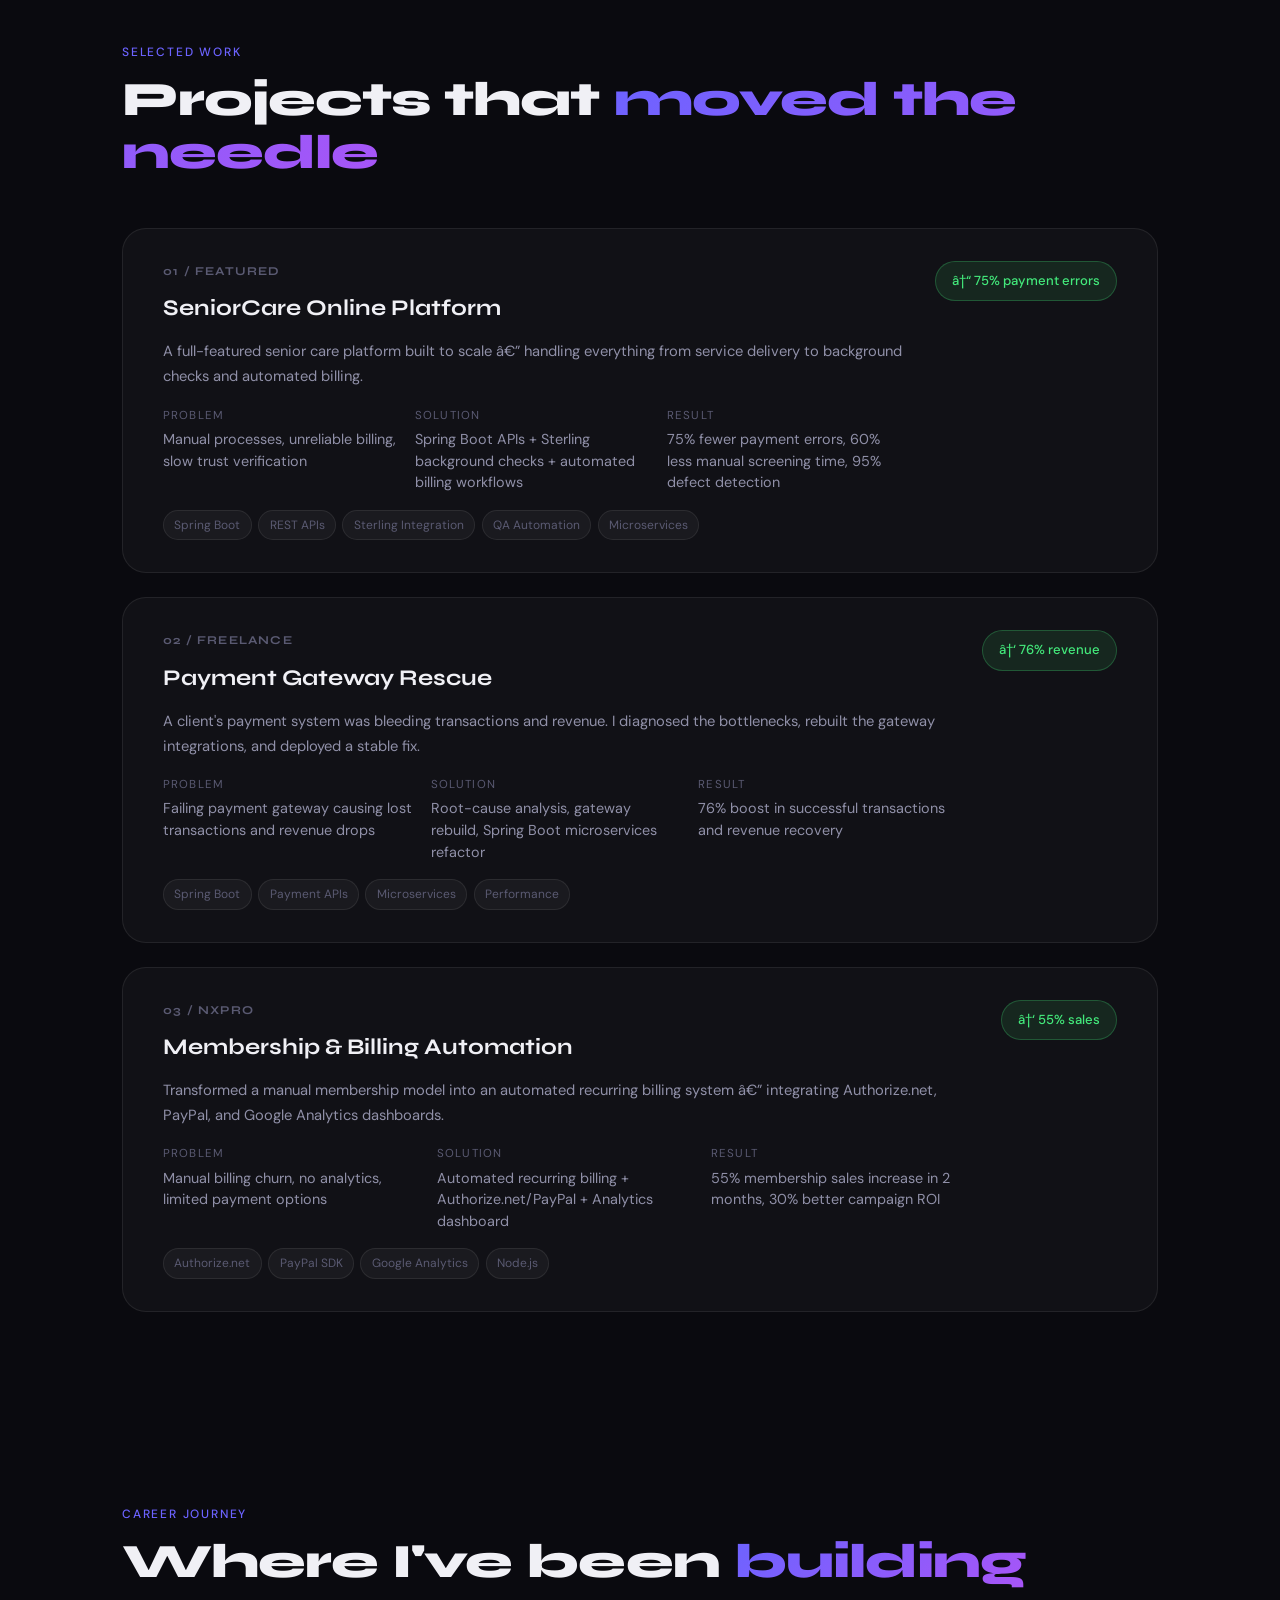
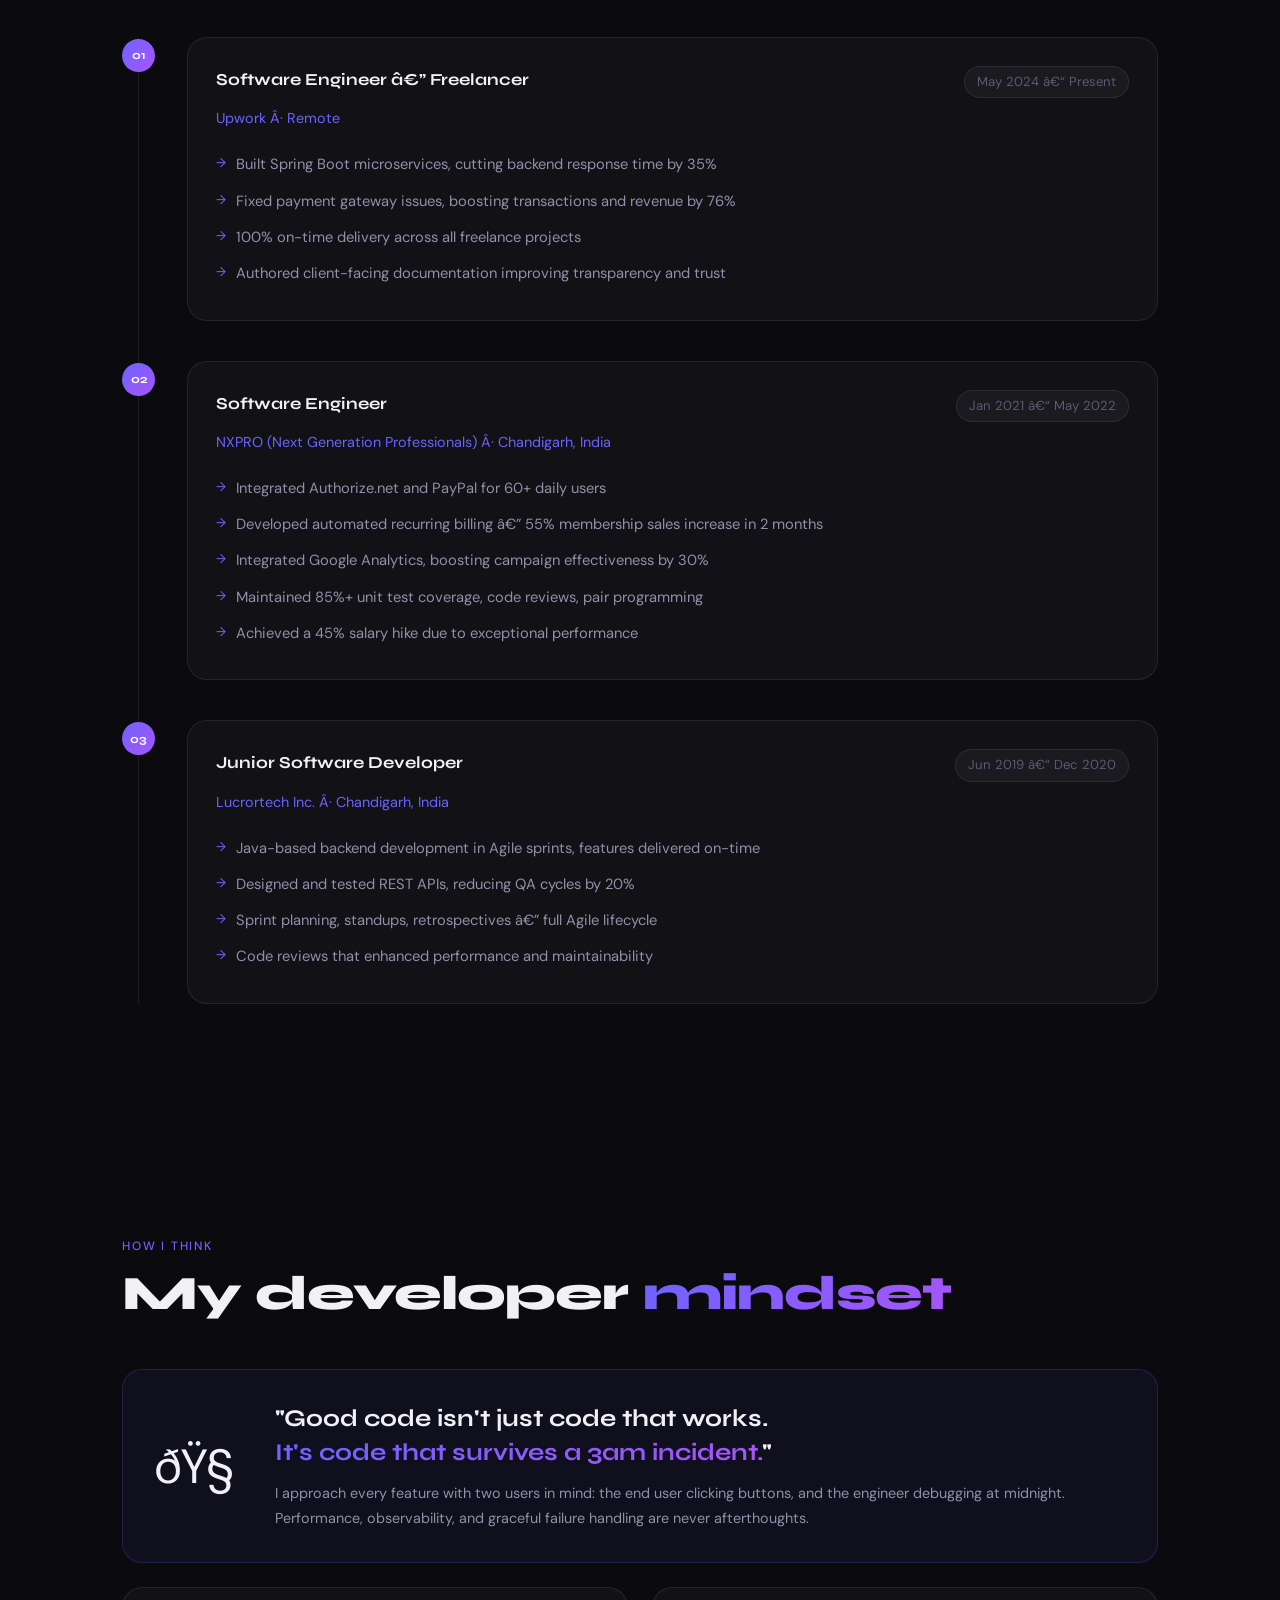
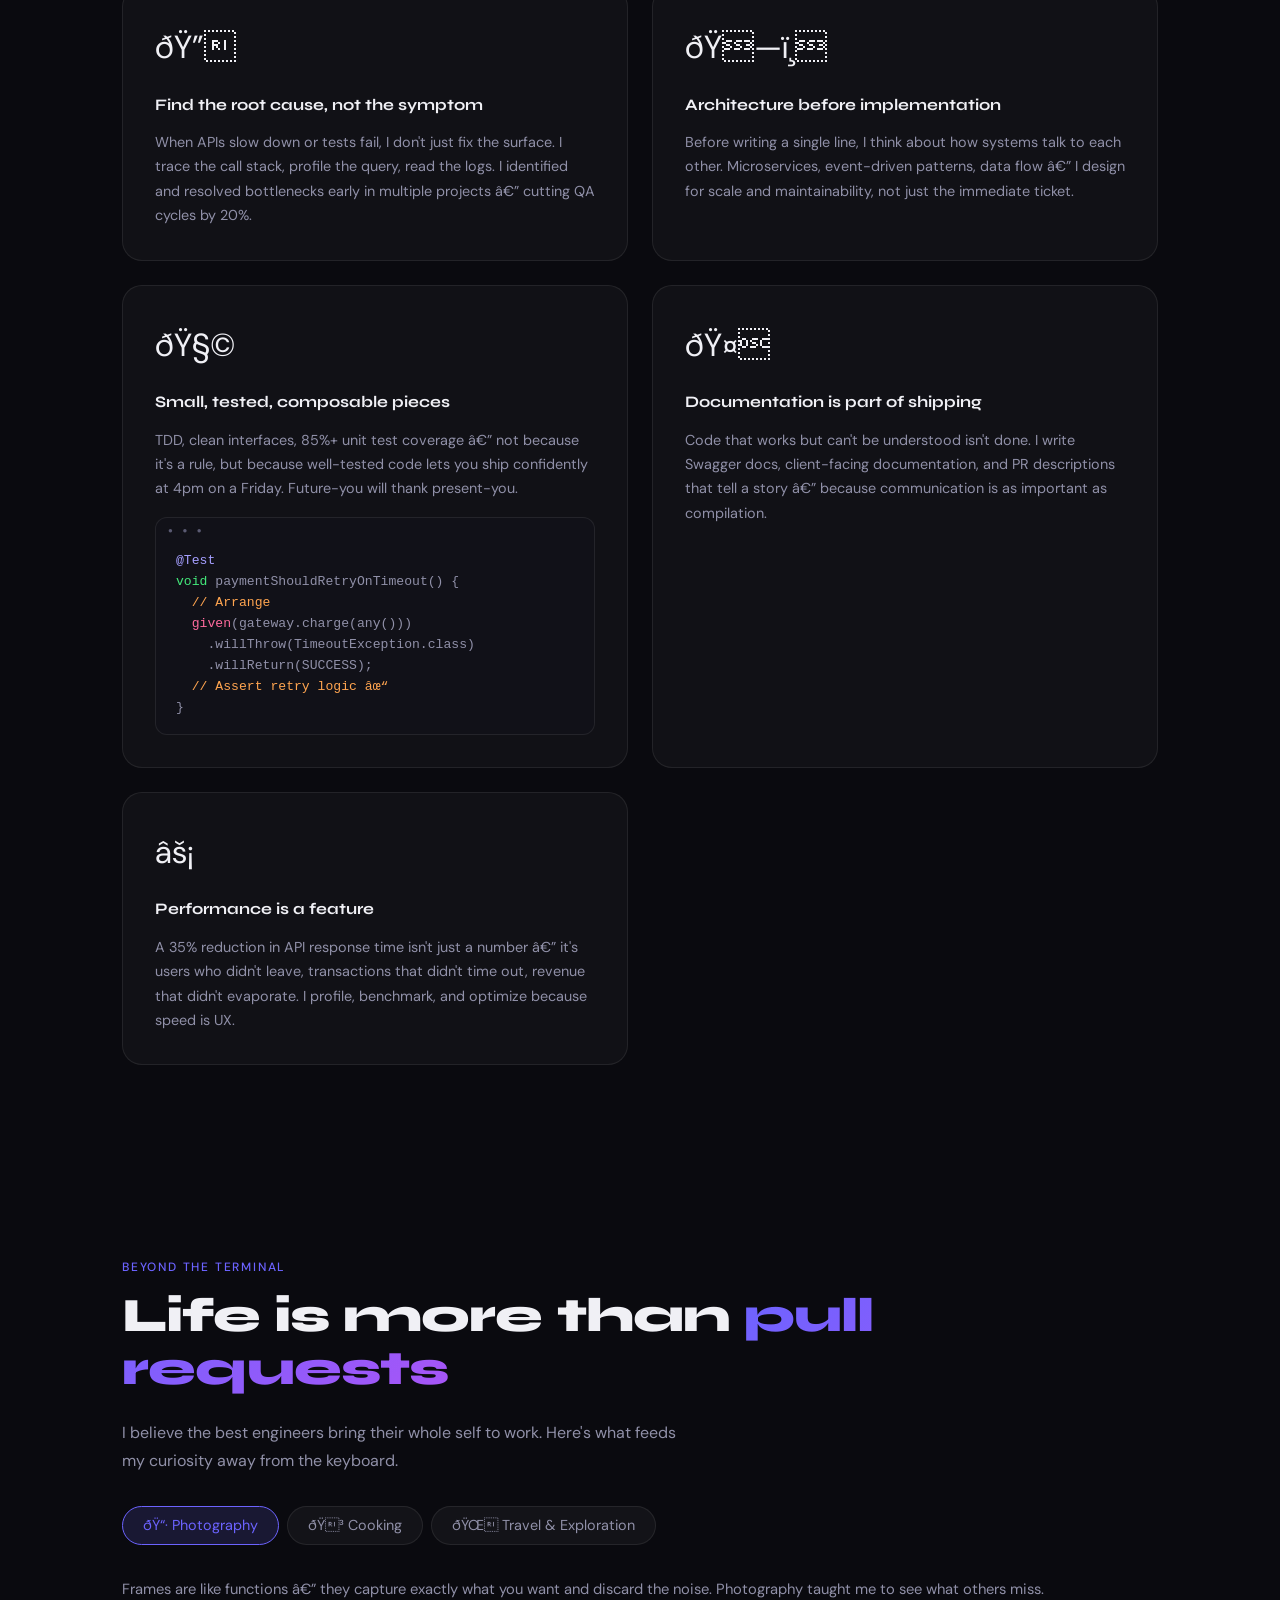
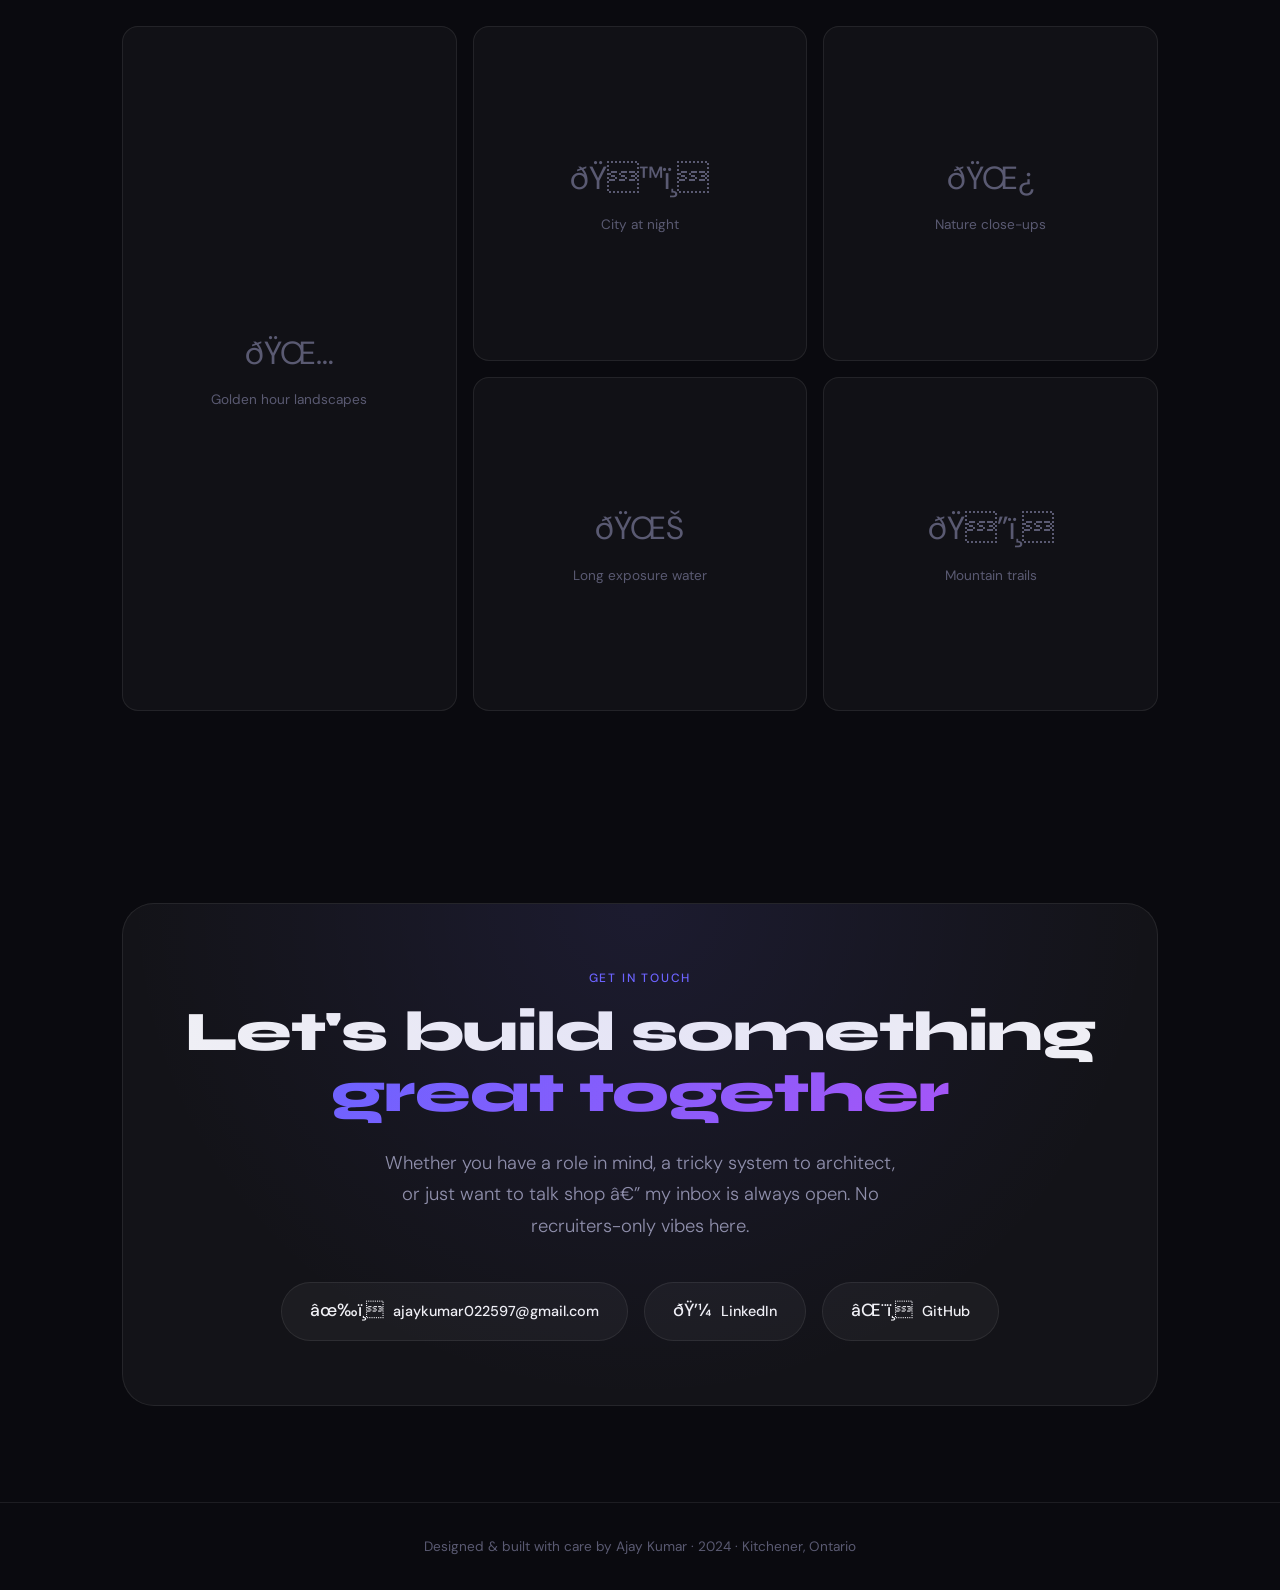
<file: ajay-kumar-portfolio.html>
﻿<!DOCTYPE html>
<html lang="en">

<head>
  <meta charset="UTF-8">
  <meta name="viewport" content="width=device-width, initial-scale=1.0">
  <title>Ajay Kumar — Software Engineer</title>
  <link rel="preconnect" href="https://fonts.googleapis.com">
  <link rel="preconnect" href="https://fonts.gstatic.com" crossorigin>
  <link
    href="https://fonts.googleapis.com/css2?family=Syne:wght@400;500;600;700;800&family=DM+Sans:ital,opsz,wght@0,9..40,300;0,9..40,400;0,9..40,500;1,9..40,300&display=swap"
    rel="stylesheet">
  <link rel="stylesheet" href="style.css">
</head>

<body>


  <div id="loader">
    <div class="loader-text">AK</div>
    <div class="loader-bar">
      <div class="loader-fill"></div>
    </div>
  </div>

  <div class="cursor" id="cursor"></div>
  <div class="cursor-ring" id="cursorRing"></div>

  <nav>
    <a href="#hero" class="nav-logo">Ajay Kumar</a>
    <ul class="nav-links">
      <li><a href="#about">About</a></li>
      <li><a href="#skills">Skills</a></li>
      <li><a href="#projects">Projects</a></li>
      <li><a href="#experience">Experience</a></li>
      <li><a href="#mindset">Mindset</a></li>
      <li><a href="#hobbies">Life</a></li>
      <li><a href="#contact">Contact</a></li>
    </ul>
    <button class="theme-toggle" id="themeToggle" aria-label="Toggle theme"></button>
  </nav>

  <!-- Hero -->
  <section id="hero">
    <div class="hero-bg">
      <div class="orb orb1"></div>
      <div class="orb orb2"></div>
      <div class="orb orb3"></div>
    </div>
    <div class="hero-inner">
      <div class="hero-badge">
        <span class="badge-dot"></span>
        Open to opportunities Â· Kitchener, Ontario
      </div>
      <h1 class="hero-title">
        I don't build<br><span class="accent">websites.</span><br>I craft experiences.
      </h1>
      <p class="hero-sub">
        Software Engineer with 5+ years turning complex problems into elegant, performant systems â€” with Spring Boot,
        Node.js, React, and a deep obsession for clean architecture.
      </p>
      <div class="hero-btns">
        <a href="#projects" class="btn-primary">View My Work â†“</a>
        <a href="#contact" class="btn-secondary">Let's Talk â†’</a>
      </div>
    </div>
    <div class="hero-scroll">
      <div class="hero-scroll-line"></div>
      scroll
    </div>
  </section>

  <!-- About -->
  <section id="about">
    <div class="about-story">
      <div class="section-label fade-up">A little about me</div>
      <h2 class="section-title fade-up">From <span>curiosity</span><br>to craft</h2>
      <p class="fade-up">I started writing code because I was curious how things worked. I stayed because building
        software that actually helps people is one of the most satisfying things I've ever done.</p>
      <p class="fade-up">Five years in, and I still get a kick out of shaving 35% off an API response time, or watching
        a billing workflow I automated justâ€¦ work. No errors. No fires. Just clean, reliable software doing its job.
      </p>
      <p class="fade-up">My toolkit spans Spring Boot and Node.js backends, React/Angular frontends, AWS, Docker, and
        CI/CD pipelines â€” but what I'm really good at is thinking through systems holistically. Performance,
        reliability, developer experience: all of it matters.</p>
      <p class="fade-up">Currently freelancing on Upwork and open to what's next. Chandigarh-born, Canadian-based,
        globally curious.</p>
      <div class="about-stats fade-up">
        <div class="stat-card">
          <div class="stat-num">5+</div>
          <div class="stat-label">Years building production software</div>
        </div>
        <div class="stat-card">
          <div class="stat-num">35%</div>
          <div class="stat-label">Avg API response improvement</div>
        </div>
        <div class="stat-card">
          <div class="stat-num">100%</div>
          <div class="stat-label">On-time delivery rate</div>
        </div>
        <div class="stat-card">
          <div class="stat-num">76%</div>
          <div class="stat-label">Revenue boost via gateway fixes</div>
        </div>
      </div>
    </div>
    <div class="about-visual fade-up">
      <div class="about-card-main">
        <div class="av-header">
          <div class="av-avatar">AK</div>
          <div>
            <div class="av-name">Ajay Kumar</div>
            <div class="av-role">Software Engineer</div>
          </div>
        </div>
        <div class="av-tags">
          <span class="av-tag hot">Spring Boot</span>
          <span class="av-tag hot">Node.js</span>
          <span class="av-tag hot">React</span>
          <span class="av-tag">AWS</span>
          <span class="av-tag">Docker</span>
          <span class="av-tag">Microservices</span>
          <span class="av-tag">CI/CD</span>
          <span class="av-tag">Java 8+</span>
          <span class="av-tag">Angular</span>
          <span class="av-tag">DevOps</span>
        </div>
        <div class="av-location">
          <span>ðŸ“</span> Kitchener, Ontario, Canada
        </div>
        <div class="av-location" style="margin-top:0.5rem">
          <span>ðŸŽ“</span> DevOps for Cloud Â· Lambton College (2024)
        </div>
        <div class="av-location" style="margin-top:0.5rem">
          <span>ðŸ’¼</span> 45% salary hike on first transition
        </div>
      </div>
      <div class="floating-chip chip1">âš¡ 35% faster APIs</div>
      <div class="floating-chip chip2">âœ… 100% on-time delivery</div>
    </div>
  </section>

  <!-- Skills -->
  <section id="skills">
    <div class="section-label fade-up">What I work with</div>
    <h2 class="section-title fade-up">A toolkit built over <span>5 years</span></h2>
    <div class="skills-grid">
      <div class="skill-group fade-up">
        <div class="skill-group-icon">âš™ï¸</div>
        <div class="skill-group-title">Backend & APIs</div>
        <div class="skill-items">
          <span class="skill-pill strong">Spring Boot</span>
          <span class="skill-pill strong">Node.js</span>
          <span class="skill-pill strong">REST APIs</span>
          <span class="skill-pill">Express.js</span>
          <span class="skill-pill">Java 8+</span>
          <span class="skill-pill">Hibernate</span>
          <span class="skill-pill">Microservices</span>
          <span class="skill-pill">OAuth2 / JWT</span>
        </div>
        <div class="skill-group-accent"></div>
      </div>
      <div class="skill-group fade-up">
        <div class="skill-group-icon">ðŸŽ¨</div>
        <div class="skill-group-title">Frontend</div>
        <div class="skill-items">
          <span class="skill-pill strong">React.js</span>
          <span class="skill-pill strong">Angular</span>
          <span class="skill-pill">JavaScript</span>
          <span class="skill-pill">TypeScript</span>
          <span class="skill-pill">HTML / CSS</span>
          <span class="skill-pill">Tailwind</span>
        </div>
        <div class="skill-group-accent"></div>
      </div>
      <div class="skill-group fade-up">
        <div class="skill-group-icon">â˜ï¸</div>
        <div class="skill-group-title">Cloud & DevOps</div>
        <div class="skill-items">
          <span class="skill-pill strong">AWS (EC2, S3, RDS)</span>
          <span class="skill-pill strong">Docker</span>
          <span class="skill-pill">Kubernetes</span>
          <span class="skill-pill">GitLab CI/CD</span>
          <span class="skill-pill">Jenkins</span>
          <span class="skill-pill">GitHub Actions</span>
          <span class="skill-pill">Nginx</span>
          <span class="skill-pill">OpenShift</span>
        </div>
        <div class="skill-group-accent"></div>
      </div>
      <div class="skill-group fade-up">
        <div class="skill-group-icon">ðŸ—„ï¸</div>
        <div class="skill-group-title">Data & Storage</div>
        <div class="skill-items">
          <span class="skill-pill strong">MySQL</span>
          <span class="skill-pill">MongoDB</span>
          <span class="skill-pill">Redis</span>
          <span class="skill-pill">SQL / NoSQL</span>
        </div>
        <div class="skill-group-accent"></div>
      </div>
      <div class="skill-group fade-up">
        <div class="skill-group-icon">ðŸ§ª</div>
        <div class="skill-group-title">Testing & Quality</div>
        <div class="skill-items">
          <span class="skill-pill strong">JUnit</span>
          <span class="skill-pill">Mockito</span>
          <span class="skill-pill">Postman</span>
          <span class="skill-pill">Swagger</span>
          <span class="skill-pill">TDD</span>
          <span class="skill-pill">Pair Programming</span>
          <span class="skill-pill">CloudWatch</span>
        </div>
        <div class="skill-group-accent"></div>
      </div>
      <div class="skill-group fade-up">
        <div class="skill-group-icon">ðŸ”§</div>
        <div class="skill-group-title">Concepts & Methods</div>
        <div class="skill-items">
          <span class="skill-pill strong">Agile / Scrum</span>
          <span class="skill-pill">MVC Architecture</span>
          <span class="skill-pill">Secure Coding</span>
          <span class="skill-pill">Event-Driven</span>
          <span class="skill-pill">OOP</span>
          <span class="skill-pill">Lambda / Streams</span>
        </div>
        <div class="skill-group-accent"></div>
      </div>
    </div>
  </section>

  <!-- Projects -->
  <section id="projects">
    <div class="section-label fade-up">Selected work</div>
    <h2 class="section-title fade-up">Projects that <span>moved the needle</span></h2>
    <div class="projects-grid">
      <div class="project-card fade-up">
        <div>
          <div class="project-number">01 / FEATURED</div>
          <div class="project-name">SeniorCare Online Platform</div>
          <p style="color:var(--text2);font-size:0.92rem;margin-bottom:1rem;">A full-featured senior care platform built
            to scale â€” handling everything from service delivery to background checks and automated billing.</p>
          <div class="project-psrm">
            <div class="psrm-item">
              <div class="psrm-label">Problem</div>
              <div class="psrm-text">Manual processes, unreliable billing, slow trust verification</div>
            </div>
            <div class="psrm-item">
              <div class="psrm-label">Solution</div>
              <div class="psrm-text">Spring Boot APIs + Sterling background checks + automated billing workflows</div>
            </div>
            <div class="psrm-item">
              <div class="psrm-label">Result</div>
              <div class="psrm-text">75% fewer payment errors, 60% less manual screening time, 95% defect detection
              </div>
            </div>
          </div>
          <div class="project-tags">
            <span class="project-tag">Spring Boot</span>
            <span class="project-tag">REST APIs</span>
            <span class="project-tag">Sterling Integration</span>
            <span class="project-tag">QA Automation</span>
            <span class="project-tag">Microservices</span>
          </div>
        </div>
        <div class="project-result-badge">â†“ 75% payment errors</div>
      </div>

      <div class="project-card fade-up">
        <div>
          <div class="project-number">02 / FREELANCE</div>
          <div class="project-name">Payment Gateway Rescue</div>
          <p style="color:var(--text2);font-size:0.92rem;margin-bottom:1rem;">A client's payment system was bleeding
            transactions and revenue. I diagnosed the bottlenecks, rebuilt the gateway integrations, and deployed a
            stable fix.</p>
          <div class="project-psrm">
            <div class="psrm-item">
              <div class="psrm-label">Problem</div>
              <div class="psrm-text">Failing payment gateway causing lost transactions and revenue drops</div>
            </div>
            <div class="psrm-item">
              <div class="psrm-label">Solution</div>
              <div class="psrm-text">Root-cause analysis, gateway rebuild, Spring Boot microservices refactor</div>
            </div>
            <div class="psrm-item">
              <div class="psrm-label">Result</div>
              <div class="psrm-text">76% boost in successful transactions and revenue recovery</div>
            </div>
          </div>
          <div class="project-tags">
            <span class="project-tag">Spring Boot</span>
            <span class="project-tag">Payment APIs</span>
            <span class="project-tag">Microservices</span>
            <span class="project-tag">Performance</span>
          </div>
        </div>
        <div class="project-result-badge">â†‘ 76% revenue</div>
      </div>

      <div class="project-card fade-up">
        <div>
          <div class="project-number">03 / NXPRO</div>
          <div class="project-name">Membership & Billing Automation</div>
          <p style="color:var(--text2);font-size:0.92rem;margin-bottom:1rem;">Transformed a manual membership model into
            an automated recurring billing system â€” integrating Authorize.net, PayPal, and Google Analytics
            dashboards.
          </p>
          <div class="project-psrm">
            <div class="psrm-item">
              <div class="psrm-label">Problem</div>
              <div class="psrm-text">Manual billing churn, no analytics, limited payment options</div>
            </div>
            <div class="psrm-item">
              <div class="psrm-label">Solution</div>
              <div class="psrm-text">Automated recurring billing + Authorize.net/PayPal + Analytics dashboard</div>
            </div>
            <div class="psrm-item">
              <div class="psrm-label">Result</div>
              <div class="psrm-text">55% membership sales increase in 2 months, 30% better campaign ROI</div>
            </div>
          </div>
          <div class="project-tags">
            <span class="project-tag">Authorize.net</span>
            <span class="project-tag">PayPal SDK</span>
            <span class="project-tag">Google Analytics</span>
            <span class="project-tag">Node.js</span>
          </div>
        </div>
        <div class="project-result-badge">â†‘ 55% sales</div>
      </div>
    </div>
  </section>

  <!-- Experience -->
  <section id="experience">
    <div class="section-label fade-up">Career journey</div>
    <h2 class="section-title fade-up">Where I've been <span>building</span></h2>
    <div class="timeline">
      <div class="timeline-item fade-up">
        <div class="timeline-dot">01</div>
        <div class="timeline-content">
          <div class="tl-header">
            <div class="tl-role">Software Engineer â€” Freelancer</div>
            <div class="tl-date">May 2024 â€“ Present</div>
          </div>
          <div class="tl-company">Upwork Â· Remote</div>
          <ul class="tl-bullets">
            <li>Built Spring Boot microservices, cutting backend response time by 35%</li>
            <li>Fixed payment gateway issues, boosting transactions and revenue by 76%</li>
            <li>100% on-time delivery across all freelance projects</li>
            <li>Authored client-facing documentation improving transparency and trust</li>
          </ul>
        </div>
      </div>
      <div class="timeline-item fade-up">
        <div class="timeline-dot">02</div>
        <div class="timeline-content">
          <div class="tl-header">
            <div class="tl-role">Software Engineer</div>
            <div class="tl-date">Jan 2021 â€“ May 2022</div>
          </div>
          <div class="tl-company">NXPRO (Next Generation Professionals) Â· Chandigarh, India</div>
          <ul class="tl-bullets">
            <li>Integrated Authorize.net and PayPal for 60+ daily users</li>
            <li>Developed automated recurring billing â€” 55% membership sales increase in 2 months</li>
            <li>Integrated Google Analytics, boosting campaign effectiveness by 30%</li>
            <li>Maintained 85%+ unit test coverage, code reviews, pair programming</li>
            <li>Achieved a 45% salary hike due to exceptional performance</li>
          </ul>
        </div>
      </div>
      <div class="timeline-item fade-up">
        <div class="timeline-dot">03</div>
        <div class="timeline-content">
          <div class="tl-header">
            <div class="tl-role">Junior Software Developer</div>
            <div class="tl-date">Jun 2019 â€“ Dec 2020</div>
          </div>
          <div class="tl-company">Lucrortech Inc. Â· Chandigarh, India</div>
          <ul class="tl-bullets">
            <li>Java-based backend development in Agile sprints, features delivered on-time</li>
            <li>Designed and tested REST APIs, reducing QA cycles by 20%</li>
            <li>Sprint planning, standups, retrospectives â€” full Agile lifecycle</li>
            <li>Code reviews that enhanced performance and maintainability</li>
          </ul>
        </div>
      </div>
    </div>
  </section>

  <!-- Mindset -->
  <section id="mindset">
    <div class="section-label fade-up">How I think</div>
    <h2 class="section-title fade-up">My developer <span>mindset</span></h2>
    <div class="mindset-grid">
      <div class="mindset-card featured fade-up">
        <div style="font-size:3rem;">ðŸ§ </div>
        <div>
          <div class="mindset-quote">
            "Good code isn't just code that works.<br><span>It's code that survives a 3am incident.</span>"
          </div>
          <p style="color:var(--text2);font-size:0.9rem;margin-top:0.75rem;">I approach every feature with two users in
            mind: the end user clicking buttons, and the engineer debugging at midnight. Performance, observability, and
            graceful failure handling are never afterthoughts.</p>
        </div>
      </div>
      <div class="mindset-card fade-up">
        <div class="mindset-icon">ðŸ”</div>
        <div class="mindset-title">Find the root cause, not the symptom</div>
        <div class="mindset-desc">When APIs slow down or tests fail, I don't just fix the surface. I trace the call
          stack, profile the query, read the logs. I identified and resolved bottlenecks early in multiple projects â€”
          cutting QA cycles by 20%.</div>
      </div>
      <div class="mindset-card fade-up">
        <div class="mindset-icon">ðŸ—ï¸</div>
        <div class="mindset-title">Architecture before implementation</div>
        <div class="mindset-desc">Before writing a single line, I think about how systems talk to each other.
          Microservices, event-driven patterns, data flow â€” I design for scale and maintainability, not just the
          immediate ticket.</div>
      </div>
      <div class="mindset-card fade-up">
        <div class="mindset-icon">ðŸ§©</div>
        <div class="mindset-title">Small, tested, composable pieces</div>
        <div class="mindset-desc">TDD, clean interfaces, 85%+ unit test coverage â€” not because it's a rule, but
          because
          well-tested code lets you ship confidently at 4pm on a Friday. Future-you will thank present-you.</div>
        <div class="code-snippet">
          <pre><span class="c-purple">@Test</span>
<span class="c-green-text">void</span> paymentShouldRetryOnTimeout() {
  <span class="c-orange">// Arrange</span>
  <span class="c-pink">given</span>(gateway.charge(any()))
    .willThrow(TimeoutException.class)
    .willReturn(SUCCESS);
  <span class="c-orange">// Assert retry logic âœ“</span>
}</pre>
        </div>
      </div>
      <div class="mindset-card fade-up">
        <div class="mindset-icon">ðŸ¤</div>
        <div class="mindset-title">Documentation is part of shipping</div>
        <div class="mindset-desc">Code that works but can't be understood isn't done. I write Swagger docs,
          client-facing documentation, and PR descriptions that tell a story â€” because communication is as important
          as
          compilation.</div>
      </div>
      <div class="mindset-card fade-up">
        <div class="mindset-icon">âš¡</div>
        <div class="mindset-title">Performance is a feature</div>
        <div class="mindset-desc">A 35% reduction in API response time isn't just a number â€” it's users who didn't
          leave, transactions that didn't time out, revenue that didn't evaporate. I profile, benchmark, and optimize
          because speed is UX.</div>
      </div>
    </div>
  </section>

  <!-- Hobbies -->
  <section id="hobbies">
    <div class="section-label fade-up">Beyond the terminal</div>
    <h2 class="section-title fade-up">Life is more than <span>pull requests</span></h2>
    <p style="color:var(--text2);max-width:560px;margin-bottom:1rem;" class="fade-up">I believe the best engineers bring
      their whole self to work. Here's what feeds my curiosity away from the keyboard.</p>
    <div class="hobbies-tabs fade-up">
      <button class="hobby-tab active" onclick="switchTab('photography')">ðŸ“· Photography</button>
      <button class="hobby-tab" onclick="switchTab('cooking')">ðŸ³ Cooking</button>
      <button class="hobby-tab" onclick="switchTab('travel')">ðŸŒ Travel & Exploration</button>
    </div>

    <div class="hobby-content active" id="photography">
      <p style="color:var(--text2);font-size:0.92rem;margin-bottom:1.5rem;">Frames are like functions â€” they capture
        exactly what you want and discard the noise. Photography taught me to see what others miss.</p>
      <div class="gallery-grid">
        <div class="gallery-item">
          <div class="gallery-placeholder">
            <div class="gallery-placeholder-icon">ðŸŒ…</div>
            <div>Golden hour landscapes</div>
          </div>
          <div class="gallery-overlay">
            <div class="gallery-caption">Golden Hour Â· Kitchener</div>
          </div>
        </div>
        <div class="gallery-item">
          <div class="gallery-placeholder">
            <div class="gallery-placeholder-icon">ðŸ™ï¸</div>
            <div>City at night</div>
          </div>
          <div class="gallery-overlay">
            <div class="gallery-caption">Toronto After Dark</div>
          </div>
        </div>
        <div class="gallery-item">
          <div class="gallery-placeholder">
            <div class="gallery-placeholder-icon">ðŸŒ¿</div>
            <div>Nature close-ups</div>
          </div>
          <div class="gallery-overlay">
            <div class="gallery-caption">Morning Dew Series</div>
          </div>
        </div>
        <div class="gallery-item">
          <div class="gallery-placeholder">
            <div class="gallery-placeholder-icon">ðŸŒŠ</div>
            <div>Long exposure water</div>
          </div>
          <div class="gallery-overlay">
            <div class="gallery-caption">Long Exposure Â· Lake Ontario</div>
          </div>
        </div>
        <div class="gallery-item">
          <div class="gallery-placeholder">
            <div class="gallery-placeholder-icon">ðŸ”ï¸</div>
            <div>Mountain trails</div>
          </div>
          <div class="gallery-overlay">
            <div class="gallery-caption">Rockies Road Trip</div>
          </div>
        </div>
      </div>
    </div>

    <div class="hobby-content" id="cooking">
      <p style="color:var(--text2);font-size:0.92rem;margin-bottom:1.5rem;">Cooking is debugging in real time â€” you
        smell the issue, adjust the variable (spice/heat/timing), and iterate until it's perfect. No stack trace
        required.</p>
      <div class="cooking-grid">
        <div class="cooking-card">
          <div class="cooking-img">ðŸ›</div>
          <div class="cooking-info">
            <div class="cooking-name">Punjabi Dal Makhani</div>
            <div class="cooking-desc">Slow-cooked overnight, this recipe is pure patience. Like waiting for a CI
              pipeline â€” totally worth it when it passes.</div>
          </div>
        </div>
        <div class="cooking-card">
          <div class="cooking-img">ðŸ¥˜</div>
          <div class="cooking-info">
            <div class="cooking-name">Indo-Canadian Fusion</div>
            <div class="cooking-desc">Two cultures, one pan. Living in Canada changed how I cook, just like working
              globally changed how I code.</div>
          </div>
        </div>
        <div class="cooking-card">
          <div class="cooking-img">ðŸ</div>
          <div class="cooking-info">
            <div class="cooking-name">Weekend Pasta Experiments</div>
            <div class="cooking-desc">Every Saturday is a new branch. Some PRs get merged to dinner. Others are reverted
              and ordered in.</div>
          </div>
        </div>
        <div class="cooking-card">
          <div class="cooking-img">â˜•</div>
          <div class="cooking-info">
            <div class="cooking-name">Pour-Over Coffee Ritual</div>
            <div class="cooking-desc">The morning ceremony before every deep work session. Precision, timing, and no
              shortcuts â€” much like good architecture.</div>
          </div>
        </div>
      </div>
    </div>

    <div class="hobby-content" id="travel">
      <p style="color:var(--text2);font-size:0.92rem;margin-bottom:1.5rem;">Moving from Chandigarh to Canada didn't just
        expand my geography â€” it expanded my perspective. Every new city is a new system to explore.</p>
      <div class="gallery-grid">
        <div class="gallery-item">
          <div class="gallery-placeholder">
            <div class="gallery-placeholder-icon">ðŸ‡¨ðŸ‡¦</div>
            <div>Ontario life</div>
          </div>
          <div class="gallery-overlay">
            <div class="gallery-caption">Kitchener, Home Base</div>
          </div>
        </div>
        <div class="gallery-item">
          <div class="gallery-placeholder">
            <div class="gallery-placeholder-icon">ðŸ”ï¸</div>
            <div>Mountain hikes</div>
          </div>
          <div class="gallery-overlay">
            <div class="gallery-caption">Banff National Park</div>
          </div>
        </div>
        <div class="gallery-item">
          <div class="gallery-placeholder">
            <div class="gallery-placeholder-icon">ðŸ‡®ðŸ‡³</div>
            <div>Roots in Haryana</div>
          </div>
          <div class="gallery-overlay">
            <div class="gallery-caption">Chandigarh, Where It All Started</div>
          </div>
        </div>
        <div class="gallery-item">
          <div class="gallery-placeholder">
            <div class="gallery-placeholder-icon">ðŸŒ†</div>
            <div>Toronto skyline</div>
          </div>
          <div class="gallery-overlay">
            <div class="gallery-caption">Toronto Â· CN Tower Nights</div>
          </div>
        </div>
        <div class="gallery-item">
          <div class="gallery-placeholder">
            <div class="gallery-placeholder-icon">ðŸ</div>
            <div>Fall colours</div>
          </div>
          <div class="gallery-overlay">
            <div class="gallery-caption">Ontario Fall, Worth Every Winter</div>
          </div>
        </div>
      </div>
    </div>
  </section>

  <!-- Contact -->
  <section id="contact">
    <div class="contact-inner fade-up">
      <div class="section-label" style="text-align:center">Get in touch</div>
      <h2 class="section-title" style="font-size:clamp(2rem,5vw,3.5rem)">Let's build something <span>great
          together</span></h2>
      <p class="contact-message">Whether you have a role in mind, a tricky system to architect, or just want to talk
        shop â€” my inbox is always open. No recruiters-only vibes here.</p>
      <div class="contact-links">
        <a href="mailto:ajaykumar022597@gmail.com" class="contact-link">
          <span class="contact-link-icon">âœ‰ï¸</span> ajaykumar022597@gmail.com
        </a>
        <a href="https://linkedin.com" class="contact-link" target="_blank">
          <span class="contact-link-icon">ðŸ’¼</span> LinkedIn
        </a>
        <a href="https://github.com" class="contact-link" target="_blank">
          <span class="contact-link-icon">âŒ¨ï¸</span> GitHub
        </a>
      </div>
    </div>
  </section>

  <footer>
    <p>Designed &amp; built with care by Ajay Kumar &middot; 2024 &middot; Kitchener, Ontario</p>
  </footer>

  <script src="script.js"></script>
</body>

</html>
</file>
<file: style.css>
:root {
    --bg: #0a0a0f;
    --bg2: #111118;
    --bg3: #1a1a24;
    --glass: rgba(255, 255, 255, 0.04);
    --glass-border: rgba(255, 255, 255, 0.08);
    --accent: #6c63ff;
    --accent2: #ff6b6b;
    --accent3: #43e97b;
    --text: #f0f0f5;
    --text2: #9090a8;
    --text3: #5a5a72;
    --card: rgba(255, 255, 255, 0.03);
    --card-hover: rgba(255, 255, 255, 0.06);
    --gradient1: linear-gradient(135deg, #6c63ff 0%, #a855f7 100%);
    --gradient2: linear-gradient(135deg, #43e97b 0%, #38f9d7 100%);
    --gradient3: linear-gradient(135deg, #ff6b6b 0%, #ffa550 100%);
    --font-display: 'Syne', sans-serif;
    --font-body: 'DM Sans', sans-serif;
    --transition: 0.3s cubic-bezier(0.4, 0, 0.2, 1);
}

[data-theme="light"] {
    --bg: #f8f8fc;
    --bg2: #f0f0f8;
    --bg3: #e8e8f0;
    --glass: rgba(0, 0, 0, 0.03);
    --glass-border: rgba(0, 0, 0, 0.08);
    --text: #0a0a1a;
    --text2: #444460;
    --text3: #888899;
    --card: rgba(0, 0, 0, 0.02);
    --card-hover: rgba(0, 0, 0, 0.05);
}

* {
    margin: 0;
    padding: 0;
    box-sizing: border-box;
}

html {
    scroll-behavior: smooth;
}

body {
    background: var(--bg);
    color: var(--text);
    font-family: var(--font-body);
    font-size: 16px;
    line-height: 1.7;
    overflow-x: hidden;
    cursor: none;
}

/* Custom cursor */
.cursor {
    position: fixed;
    width: 10px;
    height: 10px;
    background: var(--accent);
    border-radius: 50%;
    pointer-events: none;
    z-index: 9999;
    transform: translate(-50%, -50%);
    transition: width 0.2s, height 0.2s, background 0.2s;
}

.cursor-ring {
    position: fixed;
    width: 36px;
    height: 36px;
    border: 1.5px solid rgba(108, 99, 255, 0.5);
    border-radius: 50%;
    pointer-events: none;
    z-index: 9998;
    transform: translate(-50%, -50%);
    transition: transform 0.12s ease, width 0.2s, height 0.2s, border-color 0.2s;
}

body:hover .cursor {
    opacity: 1;
}

a,
button,
.hoverable {
    cursor: none;
}

a:hover~.cursor,
button:hover~.cursor {
    width: 20px;
    height: 20px;
}

/* Loader */
#loader {
    position: fixed;
    inset: 0;
    background: var(--bg);
    z-index: 10000;
    display: flex;
    align-items: center;
    justify-content: center;
    flex-direction: column;
    gap: 1.5rem;
    transition: opacity 0.6s ease, visibility 0.6s;
}

#loader.hide {
    opacity: 0;
    visibility: hidden;
}

.loader-text {
    font-family: var(--font-display);
    font-size: clamp(2rem, 5vw, 3.5rem);
    font-weight: 800;
    background: var(--gradient1);
    -webkit-background-clip: text;
    -webkit-text-fill-color: transparent;
    background-clip: text;
    letter-spacing: -0.02em;
}

.loader-bar {
    width: 200px;
    height: 2px;
    background: var(--glass-border);
    border-radius: 2px;
    overflow: hidden;
}

.loader-fill {
    height: 100%;
    background: var(--gradient1);
    border-radius: 2px;
    animation: loadFill 1.5s ease forwards;
}

@keyframes loadFill {
    from {
        width: 0
    }

    to {
        width: 100%
    }
}

/* Nav */
nav {
    position: fixed;
    top: 0;
    left: 0;
    right: 0;
    z-index: 100;
    padding: 1.25rem 2rem;
    display: flex;
    align-items: center;
    justify-content: space-between;
    backdrop-filter: blur(20px);
    background: rgba(10, 10, 15, 0.7);
    border-bottom: 1px solid var(--glass-border);
    transition: all var(--transition);
}

[data-theme="light"] nav {
    background: rgba(248, 248, 252, 0.85);
}

.nav-logo {
    font-family: var(--font-display);
    font-size: 1.4rem;
    font-weight: 800;
    background: var(--gradient1);
    -webkit-background-clip: text;
    -webkit-text-fill-color: transparent;
    background-clip: text;
    text-decoration: none;
    letter-spacing: -0.02em;
}

.nav-links {
    display: flex;
    gap: 2rem;
    list-style: none;
    align-items: center;
}

.nav-links a {
    color: var(--text2);
    text-decoration: none;
    font-size: 0.9rem;
    font-weight: 400;
    letter-spacing: 0.02em;
    transition: color var(--transition);
}

.nav-links a:hover {
    color: var(--text);
}

.theme-toggle {
    width: 44px;
    height: 24px;
    background: var(--glass-border);
    border: 1px solid var(--glass-border);
    border-radius: 12px;
    cursor: pointer;
    position: relative;
    transition: background var(--transition);
}

.theme-toggle::after {
    content: '';
    position: absolute;
    top: 3px;
    left: 3px;
    width: 16px;
    height: 16px;
    background: var(--accent);
    border-radius: 50%;
    transition: transform var(--transition);
}

[data-theme="light"] .theme-toggle::after {
    transform: translateX(20px);
}

/* Sections */
section {
    padding: 6rem 2rem;
    max-width: 1100px;
    margin: 0 auto;
}

/* Hero */
#hero {
    min-height: 100vh;
    display: flex;
    align-items: center;
    justify-content: center;
    text-align: center;
    padding-top: 6rem;
    position: relative;
    overflow: hidden;
    max-width: 100%;
}

.hero-inner {
    max-width: 900px;
    margin: 0 auto;
    padding: 0 2rem;
    position: relative;
    z-index: 1;
}

.hero-badge {
    display: inline-flex;
    align-items: center;
    gap: 0.5rem;
    background: var(--glass);
    border: 1px solid var(--glass-border);
    border-radius: 100px;
    padding: 0.4rem 1rem;
    font-size: 0.82rem;
    color: var(--text2);
    letter-spacing: 0.05em;
    margin-bottom: 2rem;
    animation: fadeUp 0.8s ease 0.3s both;
}

.badge-dot {
    width: 6px;
    height: 6px;
    background: var(--accent3);
    border-radius: 50%;
    animation: pulse 2s infinite;
}

@keyframes pulse {

    0%,
    100% {
        opacity: 1;
        transform: scale(1)
    }

    50% {
        opacity: 0.6;
        transform: scale(1.2)
    }
}

.hero-title {
    font-family: var(--font-display);
    font-size: clamp(3rem, 7vw, 6rem);
    font-weight: 800;
    line-height: 1.05;
    letter-spacing: -0.03em;
    margin-bottom: 1.5rem;
    animation: fadeUp 0.8s ease 0.5s both;
}

.hero-title .accent {
    background: var(--gradient1);
    -webkit-background-clip: text;
    -webkit-text-fill-color: transparent;
    background-clip: text;
}

.hero-sub {
    font-size: clamp(1.05rem, 2vw, 1.25rem);
    color: var(--text2);
    max-width: 600px;
    margin: 0 auto 2.5rem;
    font-weight: 300;
    animation: fadeUp 0.8s ease 0.7s both;
}

.hero-btns {
    display: flex;
    gap: 1rem;
    justify-content: center;
    flex-wrap: wrap;
    animation: fadeUp 0.8s ease 0.9s both;
}

.btn-primary {
    display: inline-flex;
    align-items: center;
    gap: 0.5rem;
    padding: 0.85rem 2rem;
    background: var(--gradient1);
    color: #fff;
    text-decoration: none;
    border-radius: 100px;
    font-weight: 500;
    font-size: 0.95rem;
    transition: all var(--transition);
    box-shadow: 0 0 30px rgba(108, 99, 255, 0.3);
    border: none;
    cursor: none;
}

.btn-primary:hover {
    transform: translateY(-2px);
    box-shadow: 0 0 50px rgba(108, 99, 255, 0.5);
}

.btn-secondary {
    display: inline-flex;
    align-items: center;
    gap: 0.5rem;
    padding: 0.85rem 2rem;
    background: var(--glass);
    color: var(--text);
    text-decoration: none;
    border-radius: 100px;
    font-weight: 500;
    font-size: 0.95rem;
    border: 1px solid var(--glass-border);
    transition: all var(--transition);
    cursor: none;
}

.btn-secondary:hover {
    background: var(--card-hover);
    border-color: rgba(255, 255, 255, 0.15);
    transform: translateY(-2px);
}

.hero-scroll {
    position: absolute;
    bottom: 2rem;
    left: 50%;
    transform: translateX(-50%);
    animation: bounce 2s infinite;
    color: var(--text3);
    font-size: 0.8rem;
    display: flex;
    flex-direction: column;
    align-items: center;
    gap: 0.5rem;
}

.hero-scroll-line {
    width: 1px;
    height: 40px;
    background: linear-gradient(to bottom, var(--text3), transparent);
}

@keyframes bounce {

    0%,
    100% {
        transform: translateX(-50%) translateY(0)
    }

    50% {
        transform: translateX(-50%) translateY(6px)
    }
}

/* BG particles */
.hero-bg {
    position: absolute;
    inset: 0;
    overflow: hidden;
    pointer-events: none;
}

.orb {
    position: absolute;
    border-radius: 50%;
    filter: blur(80px);
    opacity: 0.15;
    animation: drift linear infinite;
}

.orb1 {
    width: 500px;
    height: 500px;
    background: var(--accent);
    top: -100px;
    right: -100px;
    animation-duration: 20s;
}

.orb2 {
    width: 400px;
    height: 400px;
    background: #a855f7;
    bottom: -100px;
    left: -100px;
    animation-duration: 25s;
    animation-direction: reverse;
}

.orb3 {
    width: 300px;
    height: 300px;
    background: var(--accent3);
    top: 50%;
    left: 50%;
    animation-duration: 30s;
}

@keyframes drift {
    0% {
        transform: translate(0, 0) rotate(0deg)
    }

    33% {
        transform: translate(30px, -20px) rotate(120deg)
    }

    66% {
        transform: translate(-20px, 30px) rotate(240deg)
    }

    100% {
        transform: translate(0, 0) rotate(360deg)
    }
}

/* Section header */
.section-label {
    font-size: 0.75rem;
    letter-spacing: 0.15em;
    text-transform: uppercase;
    color: var(--accent);
    font-weight: 500;
    margin-bottom: 0.75rem;
}

.section-title {
    font-family: var(--font-display);
    font-size: clamp(2rem, 4vw, 3rem);
    font-weight: 800;
    letter-spacing: -0.02em;
    line-height: 1.1;
    margin-bottom: 1.5rem;
}

.section-title span {
    background: var(--gradient1);
    -webkit-background-clip: text;
    -webkit-text-fill-color: transparent;
    background-clip: text;
}

/* About */
#about {
    display: grid;
    grid-template-columns: 1fr 1fr;
    gap: 5rem;
    align-items: center;
}

.about-story p {
    color: var(--text2);
    margin-bottom: 1rem;
    font-size: 1.05rem;
    line-height: 1.8;
}

.about-story p:first-of-type {
    font-size: 1.15rem;
    color: var(--text);
}

.about-stats {
    display: grid;
    grid-template-columns: 1fr 1fr;
    gap: 1rem;
    margin-top: 2rem;
}

.stat-card {
    background: var(--card);
    border: 1px solid var(--glass-border);
    border-radius: 16px;
    padding: 1.25rem;
    transition: all var(--transition);
}

.stat-card:hover {
    background: var(--card-hover);
    border-color: rgba(108, 99, 255, 0.3);
    transform: translateY(-3px);
}

.stat-num {
    font-family: var(--font-display);
    font-size: 2.2rem;
    font-weight: 800;
    background: var(--gradient1);
    -webkit-background-clip: text;
    -webkit-text-fill-color: transparent;
    background-clip: text;
}

.stat-label {
    font-size: 0.85rem;
    color: var(--text2);
    margin-top: 0.25rem;
}

.about-visual {
    position: relative;
    display: flex;
    align-items: center;
    justify-content: center;
}

.about-card-main {
    background: var(--glass);
    border: 1px solid var(--glass-border);
    border-radius: 24px;
    padding: 2rem;
    width: 100%;
    backdrop-filter: blur(20px);
    position: relative;
    overflow: hidden;
}

.about-card-main::before {
    content: '';
    position: absolute;
    top: 0;
    left: 0;
    right: 0;
    height: 3px;
    background: var(--gradient1);
}

.av-header {
    display: flex;
    align-items: center;
    gap: 1rem;
    margin-bottom: 1.5rem;
}

.av-avatar {
    width: 56px;
    height: 56px;
    background: var(--gradient1);
    border-radius: 50%;
    display: flex;
    align-items: center;
    justify-content: center;
    font-family: var(--font-display);
    font-size: 1.4rem;
    font-weight: 800;
    color: #fff;
    flex-shrink: 0;
}

.av-name {
    font-family: var(--font-display);
    font-weight: 700;
    font-size: 1.1rem;
}

.av-role {
    font-size: 0.85rem;
    color: var(--text2);
}

.av-tags {
    display: flex;
    flex-wrap: wrap;
    gap: 0.5rem;
    margin-bottom: 1.5rem;
}

.av-tag {
    font-size: 0.78rem;
    padding: 0.3rem 0.75rem;
    border-radius: 100px;
    background: var(--glass);
    border: 1px solid var(--glass-border);
    color: var(--text2);
}

.av-tag.hot {
    background: rgba(108, 99, 255, 0.12);
    border-color: rgba(108, 99, 255, 0.3);
    color: #a59fff;
}

.av-location {
    font-size: 0.85rem;
    color: var(--text2);
    display: flex;
    align-items: center;
    gap: 0.4rem;
}

.floating-chip {
    position: absolute;
    background: var(--bg2);
    border: 1px solid var(--glass-border);
    border-radius: 12px;
    padding: 0.6rem 1rem;
    font-size: 0.82rem;
    color: var(--text2);
    display: flex;
    align-items: center;
    gap: 0.5rem;
    animation: float linear infinite;
    white-space: nowrap;
}

.chip1 {
    top: -20px;
    right: -20px;
    animation-duration: 4s;
}

.chip2 {
    bottom: -20px;
    left: -20px;
    animation-duration: 5s;
    animation-delay: -2s;
}

@keyframes float {

    0%,
    100% {
        transform: translateY(0)
    }

    50% {
        transform: translateY(-8px)
    }
}

/* Skills */
#skills {
    max-width: 1100px;
    margin: 0 auto;
    padding: 6rem 2rem;
}

.skills-grid {
    display: grid;
    grid-template-columns: repeat(3, 1fr);
    gap: 1.5rem;
    margin-top: 3rem;
}

.skill-group {
    background: var(--card);
    border: 1px solid var(--glass-border);
    border-radius: 20px;
    padding: 1.75rem;
    transition: all var(--transition);
    position: relative;
    overflow: hidden;
}

.skill-group:hover {
    background: var(--card-hover);
    border-color: rgba(108, 99, 255, 0.2);
    transform: translateY(-4px);
}

.skill-group-icon {
    font-size: 1.8rem;
    margin-bottom: 1rem;
}

.skill-group-title {
    font-family: var(--font-display);
    font-weight: 700;
    font-size: 1rem;
    margin-bottom: 1.25rem;
}

.skill-items {
    display: flex;
    flex-wrap: wrap;
    gap: 0.5rem;
}

.skill-pill {
    font-size: 0.8rem;
    padding: 0.35rem 0.85rem;
    border-radius: 100px;
    border: 1px solid var(--glass-border);
    color: var(--text2);
    background: var(--glass);
    transition: all var(--transition);
}

.skill-pill:hover {
    border-color: var(--accent);
    color: var(--accent);
    background: rgba(108, 99, 255, 0.1);
}

.skill-pill.strong {
    border-color: rgba(108, 99, 255, 0.4);
    color: #a59fff;
    background: rgba(108, 99, 255, 0.1);
}

.skill-group-accent {
    position: absolute;
    bottom: 0;
    left: 0;
    height: 2px;
    width: 0;
    background: var(--gradient1);
    transition: width 0.5s ease;
    border-radius: 0 0 20px 20px;
}

.skill-group:hover .skill-group-accent {
    width: 100%;
}

/* Projects */
#projects {
    max-width: 1100px;
    margin: 0 auto;
    padding: 6rem 2rem;
}

.projects-grid {
    display: grid;
    gap: 1.5rem;
    margin-top: 3rem;
}

.project-card {
    background: var(--card);
    border: 1px solid var(--glass-border);
    border-radius: 24px;
    padding: 2rem 2.5rem;
    display: grid;
    grid-template-columns: 1fr auto;
    gap: 2rem;
    align-items: start;
    transition: all var(--transition);
    position: relative;
    overflow: hidden;
}

.project-card::before {
    content: '';
    position: absolute;
    top: 0;
    left: 0;
    bottom: 0;
    width: 3px;
    background: var(--gradient1);
    opacity: 0;
    transition: opacity var(--transition);
}

.project-card:hover {
    background: var(--card-hover);
    border-color: rgba(108, 99, 255, 0.2);
    transform: translateX(4px);
}

.project-card:hover::before {
    opacity: 1;
}

.project-number {
    font-size: 0.75rem;
    color: var(--text3);
    font-family: var(--font-display);
    font-weight: 700;
    letter-spacing: 0.1em;
    margin-bottom: 0.5rem;
}

.project-name {
    font-family: var(--font-display);
    font-size: 1.4rem;
    font-weight: 700;
    margin-bottom: 0.75rem;
}

.project-psrm {
    display: grid;
    grid-template-columns: repeat(3, 1fr);
    gap: 1rem;
    margin: 1rem 0;
}

.psrm-item {}

.psrm-label {
    font-size: 0.72rem;
    text-transform: uppercase;
    letter-spacing: 0.1em;
    color: var(--text3);
    margin-bottom: 0.25rem;
}

.psrm-text {
    font-size: 0.9rem;
    color: var(--text2);
    line-height: 1.5;
}

.project-tags {
    display: flex;
    flex-wrap: wrap;
    gap: 0.4rem;
    margin-top: 1rem;
}

.project-tag {
    font-size: 0.75rem;
    padding: 0.25rem 0.65rem;
    border-radius: 100px;
    background: var(--glass);
    border: 1px solid var(--glass-border);
    color: var(--text3);
}

.project-result-badge {
    white-space: nowrap;
    padding: 0.5rem 1rem;
    background: rgba(67, 233, 123, 0.1);
    border: 1px solid rgba(67, 233, 123, 0.25);
    border-radius: 100px;
    font-size: 0.82rem;
    color: #43e97b;
    font-weight: 500;
    text-align: center;
    align-self: start;
}

/* Experience */
#experience {
    max-width: 1100px;
    margin: 0 auto;
    padding: 6rem 2rem;
}

.timeline {
    margin-top: 3rem;
    position: relative;
}

.timeline::before {
    content: '';
    position: absolute;
    left: 16px;
    top: 0;
    bottom: 0;
    width: 1px;
    background: var(--glass-border);
}

.timeline-item {
    display: grid;
    grid-template-columns: auto 1fr;
    gap: 2rem;
    margin-bottom: 2.5rem;
}

.timeline-dot {
    width: 33px;
    height: 33px;
    border-radius: 50%;
    background: var(--gradient1);
    flex-shrink: 0;
    display: flex;
    align-items: center;
    justify-content: center;
    font-size: 0.75rem;
    font-weight: 700;
    color: #fff;
    position: relative;
    z-index: 1;
    font-family: var(--font-display);
    margin-top: 2px;
}

.timeline-content {
    background: var(--card);
    border: 1px solid var(--glass-border);
    border-radius: 20px;
    padding: 1.75rem;
    transition: all var(--transition);
}

.timeline-content:hover {
    background: var(--card-hover);
    border-color: rgba(108, 99, 255, 0.2);
}

.tl-header {
    display: flex;
    justify-content: space-between;
    align-items: start;
    margin-bottom: 0.5rem;
    flex-wrap: wrap;
    gap: 0.5rem;
}

.tl-role {
    font-family: var(--font-display);
    font-weight: 700;
    font-size: 1.05rem;
}

.tl-date {
    font-size: 0.82rem;
    color: var(--text3);
    padding: 0.25rem 0.75rem;
    background: var(--glass);
    border: 1px solid var(--glass-border);
    border-radius: 100px;
}

.tl-company {
    font-size: 0.9rem;
    color: var(--accent);
    margin-bottom: 1rem;
}

.tl-bullets {
    list-style: none;
}

.tl-bullets li {
    font-size: 0.92rem;
    color: var(--text2);
    padding: 0.35rem 0;
    padding-left: 1.25rem;
    position: relative;
}

.tl-bullets li::before {
    content: '→';
    position: absolute;
    left: 0;
    color: var(--accent);
    font-size: 0.8rem;
}

/* Mindset */
#mindset {
    max-width: 1100px;
    margin: 0 auto;
    padding: 6rem 2rem;
}

.mindset-grid {
    display: grid;
    grid-template-columns: repeat(2, 1fr);
    gap: 1.5rem;
    margin-top: 3rem;
}

.mindset-card {
    background: var(--card);
    border: 1px solid var(--glass-border);
    border-radius: 20px;
    padding: 2rem;
    transition: all var(--transition);
    position: relative;
}

.mindset-card:hover {
    background: var(--card-hover);
    transform: translateY(-4px);
    border-color: rgba(108, 99, 255, 0.2);
}

.mindset-icon {
    font-size: 2rem;
    margin-bottom: 1rem;
}

.mindset-title {
    font-family: var(--font-display);
    font-weight: 700;
    font-size: 1rem;
    margin-bottom: 0.75rem;
}

.mindset-desc {
    font-size: 0.9rem;
    color: var(--text2);
    line-height: 1.7;
}

.mindset-card.featured {
    grid-column: 1 / -1;
    display: grid;
    grid-template-columns: auto 1fr;
    gap: 2rem;
    align-items: center;
    background: rgba(108, 99, 255, 0.06);
    border-color: rgba(108, 99, 255, 0.2);
}

.mindset-quote {
    font-family: var(--font-display);
    font-size: 1.5rem;
    font-weight: 700;
    line-height: 1.4;
    color: var(--text);
}

.mindset-quote span {
    background: var(--gradient1);
    -webkit-background-clip: text;
    -webkit-text-fill-color: transparent;
    background-clip: text;
}

.code-snippet {
    background: var(--bg2);
    border: 1px solid var(--glass-border);
    border-radius: 12px;
    padding: 1rem 1.25rem;
    font-family: 'Courier New', monospace;
    font-size: 0.82rem;
    color: var(--text2);
    margin-top: 1rem;
    position: relative;
    overflow: hidden;
}

.code-snippet::before {
    content: '● ● ●';
    position: absolute;
    top: 0.4rem;
    left: 0.75rem;
    font-size: 0.5rem;
    color: var(--text3);
    letter-spacing: 0.3em;
}

.code-snippet pre {
    margin-top: 1rem;
    line-height: 1.6;
}

.c-purple {
    color: #a59fff;
}

.c-green-text {
    color: #43e97b;
}

.c-orange {
    color: #ffa550;
}

.c-pink {
    color: #ff6b9d;
}

/* Hobbies */
#hobbies {
    max-width: 1100px;
    margin: 0 auto;
    padding: 6rem 2rem;
}

.hobbies-tabs {
    display: flex;
    gap: 0.5rem;
    margin: 2rem 0;
}

.hobby-tab {
    padding: 0.6rem 1.25rem;
    border-radius: 100px;
    border: 1px solid var(--glass-border);
    background: var(--glass);
    color: var(--text2);
    font-size: 0.9rem;
    cursor: none;
    transition: all var(--transition);
    font-family: var(--font-body);
}

.hobby-tab.active,
.hobby-tab:hover {
    background: rgba(108, 99, 255, 0.15);
    border-color: var(--accent);
    color: var(--accent);
}

.hobby-content {
    display: none;
}

.hobby-content.active {
    display: block;
}

.gallery-grid {
    display: grid;
    grid-template-columns: repeat(3, 1fr);
    gap: 1rem;
    margin-top: 1.5rem;
}

.gallery-item {
    border-radius: 16px;
    overflow: hidden;
    aspect-ratio: 1;
    background: var(--card);
    border: 1px solid var(--glass-border);
    position: relative;
    transition: all var(--transition);
    cursor: none;
}

.gallery-item:hover {
    transform: scale(1.02);
    border-color: rgba(108, 99, 255, 0.3);
}

.gallery-item:nth-child(1) {
    grid-row: span 2;
    aspect-ratio: unset;
}

.gallery-placeholder {
    width: 100%;
    height: 100%;
    min-height: 180px;
    display: flex;
    align-items: center;
    justify-content: center;
    flex-direction: column;
    gap: 0.5rem;
    color: var(--text3);
    font-size: 0.85rem;
}

.gallery-placeholder-icon {
    font-size: 2rem;
}

.gallery-overlay {
    position: absolute;
    inset: 0;
    background: rgba(108, 99, 255, 0.8);
    display: flex;
    align-items: flex-end;
    padding: 1rem;
    opacity: 0;
    transition: opacity var(--transition);
    border-radius: 16px;
}

.gallery-item:hover .gallery-overlay {
    opacity: 1;
}

.gallery-caption {
    color: #fff;
    font-size: 0.85rem;
    font-weight: 500;
}

/* cooking */
.cooking-grid {
    display: grid;
    grid-template-columns: 1fr 1fr;
    gap: 1.5rem;
    margin-top: 1.5rem;
}

.cooking-card {
    background: var(--card);
    border: 1px solid var(--glass-border);
    border-radius: 20px;
    overflow: hidden;
    transition: all var(--transition);
}

.cooking-card:hover {
    border-color: rgba(255, 107, 107, 0.3);
    transform: translateY(-4px);
}

.cooking-img {
    height: 160px;
    background: linear-gradient(135deg, rgba(255, 107, 107, 0.2), rgba(255, 165, 80, 0.2));
    display: flex;
    align-items: center;
    justify-content: center;
    font-size: 3rem;
}

.cooking-info {
    padding: 1.25rem;
}

.cooking-name {
    font-family: var(--font-display);
    font-weight: 700;
    margin-bottom: 0.4rem;
}

.cooking-desc {
    font-size: 0.85rem;
    color: var(--text2);
    line-height: 1.6;
}

/* Contact */
#contact {
    max-width: 1100px;
    margin: 0 auto;
    padding: 6rem 2rem;
    text-align: center;
}

.contact-inner {
    background: var(--glass);
    border: 1px solid var(--glass-border);
    border-radius: 32px;
    padding: 4rem 3rem;
    position: relative;
    overflow: hidden;
}

.contact-inner::before {
    content: '';
    position: absolute;
    inset: 0;
    background: radial-gradient(ellipse at 50% 0%, rgba(108, 99, 255, 0.1) 0%, transparent 70%);
    pointer-events: none;
}

.contact-message {
    font-size: 1.15rem;
    color: var(--text2);
    max-width: 520px;
    margin: 1rem auto 2.5rem;
    font-weight: 300;
}

.contact-links {
    display: flex;
    justify-content: center;
    gap: 1rem;
    flex-wrap: wrap;
}

.contact-link {
    display: flex;
    align-items: center;
    gap: 0.6rem;
    padding: 0.85rem 1.75rem;
    border-radius: 100px;
    border: 1px solid var(--glass-border);
    background: var(--glass);
    color: var(--text);
    text-decoration: none;
    font-size: 0.9rem;
    font-weight: 500;
    transition: all var(--transition);
}

.contact-link:hover {
    background: rgba(108, 99, 255, 0.12);
    border-color: var(--accent);
    color: var(--accent);
    transform: translateY(-2px);
}

.contact-link-icon {
    font-size: 1.1rem;
}

/* Footer */
footer {
    border-top: 1px solid var(--glass-border);
    padding: 2rem;
    text-align: center;
    color: var(--text3);
    font-size: 0.85rem;
}

/* Animations */
@keyframes fadeUp {
    from {
        opacity: 0;
        transform: translateY(30px)
    }

    to {
        opacity: 1;
        transform: translateY(0)
    }
}

.fade-up {
    opacity: 0;
    transform: translateY(40px);
    transition: opacity 0.7s ease, transform 0.7s ease;
}

.fade-up.visible {
    opacity: 1;
    transform: none;
}

/* Scrollbar */
::-webkit-scrollbar {
    width: 4px;
}

::-webkit-scrollbar-track {
    background: var(--bg);
}

::-webkit-scrollbar-thumb {
    background: var(--accent);
    border-radius: 2px;
}

/* Mobile */
@media (max-width: 768px) {
    #about {
        grid-template-columns: 1fr;
        gap: 3rem;
    }

    .skills-grid {
        grid-template-columns: 1fr;
    }

    .project-card {
        grid-template-columns: 1fr;
    }

    .mindset-grid {
        grid-template-columns: 1fr;
    }

    .mindset-card.featured {
        grid-template-columns: 1fr;
    }

    .gallery-grid {
        grid-template-columns: 1fr 1fr;
    }

    .gallery-item:nth-child(1) {
        grid-row: auto;
    }

    .cooking-grid {
        grid-template-columns: 1fr;
    }

    nav {
        padding: 1rem;
    }

    .nav-links {
        display: none;
    }

    .project-psrm {
        grid-template-columns: 1fr;
    }

    section {
        padding: 4rem 1.25rem;
    }
}
</file>
